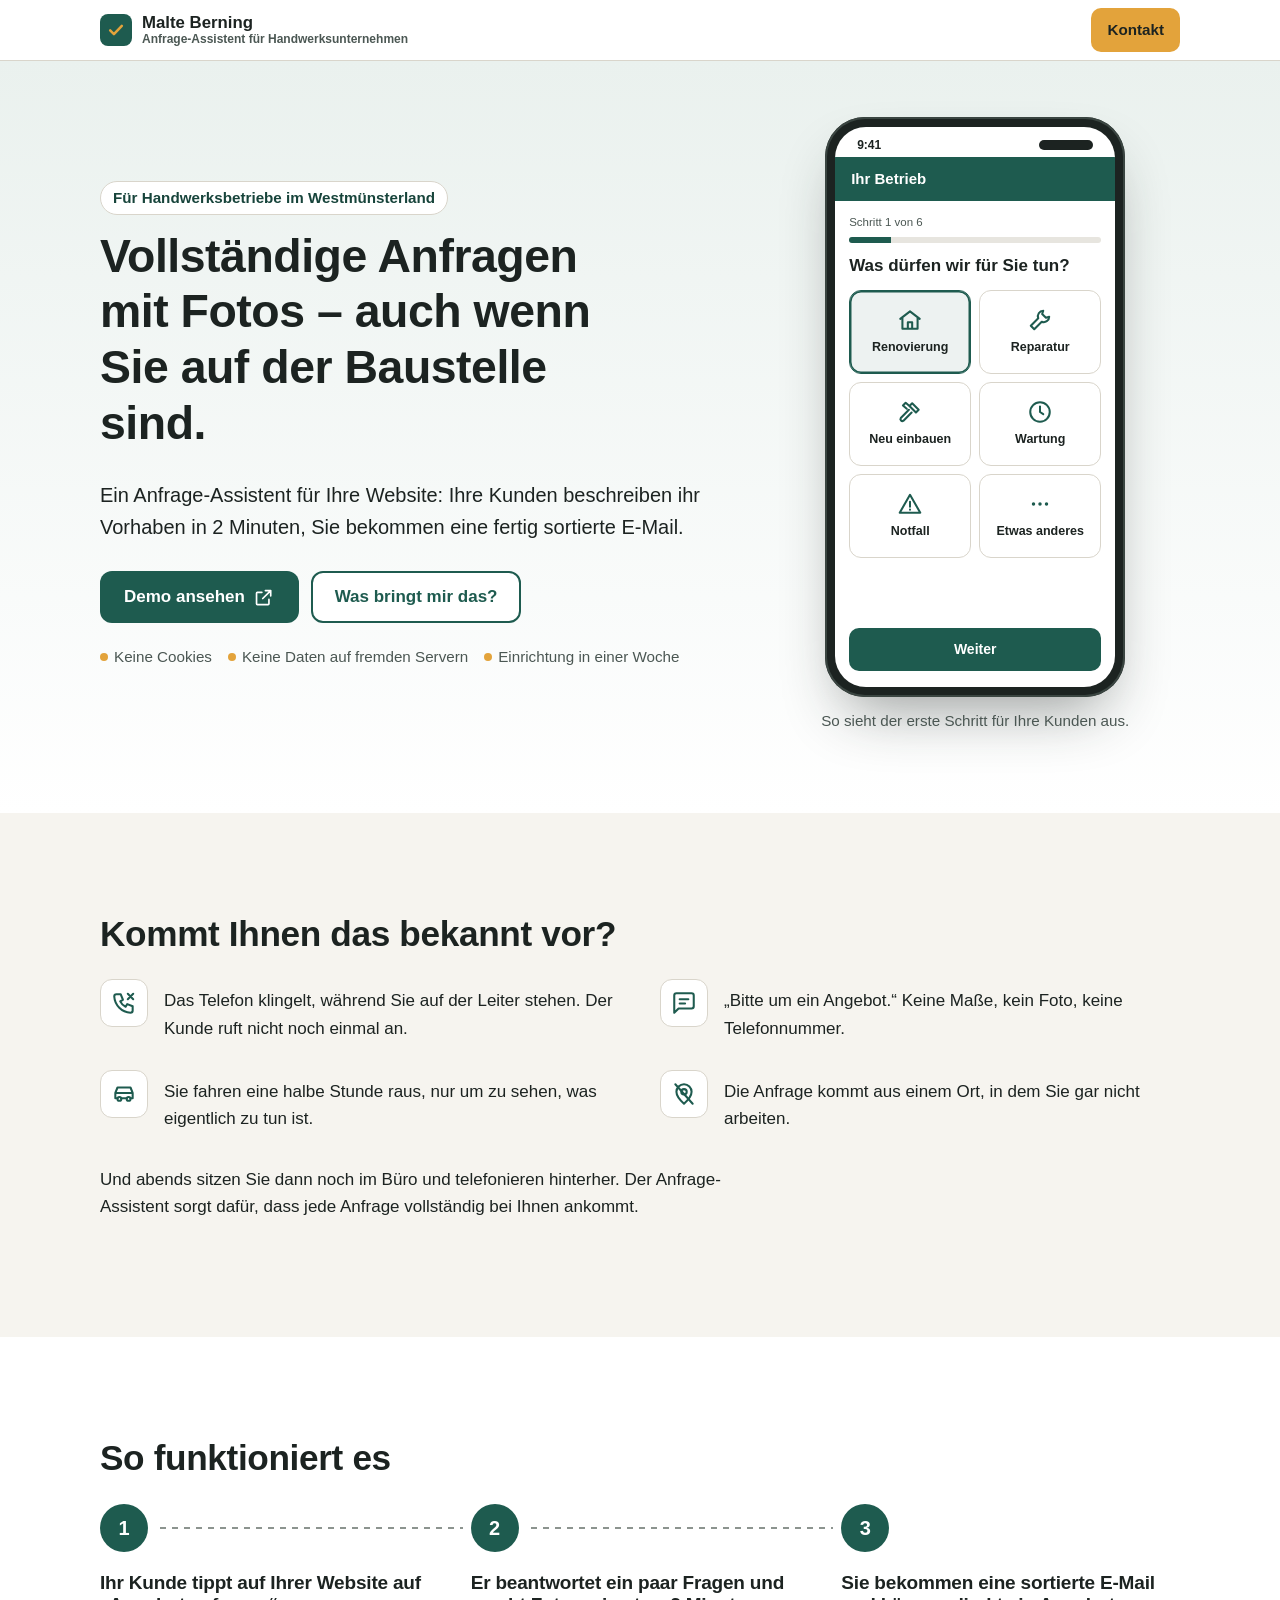
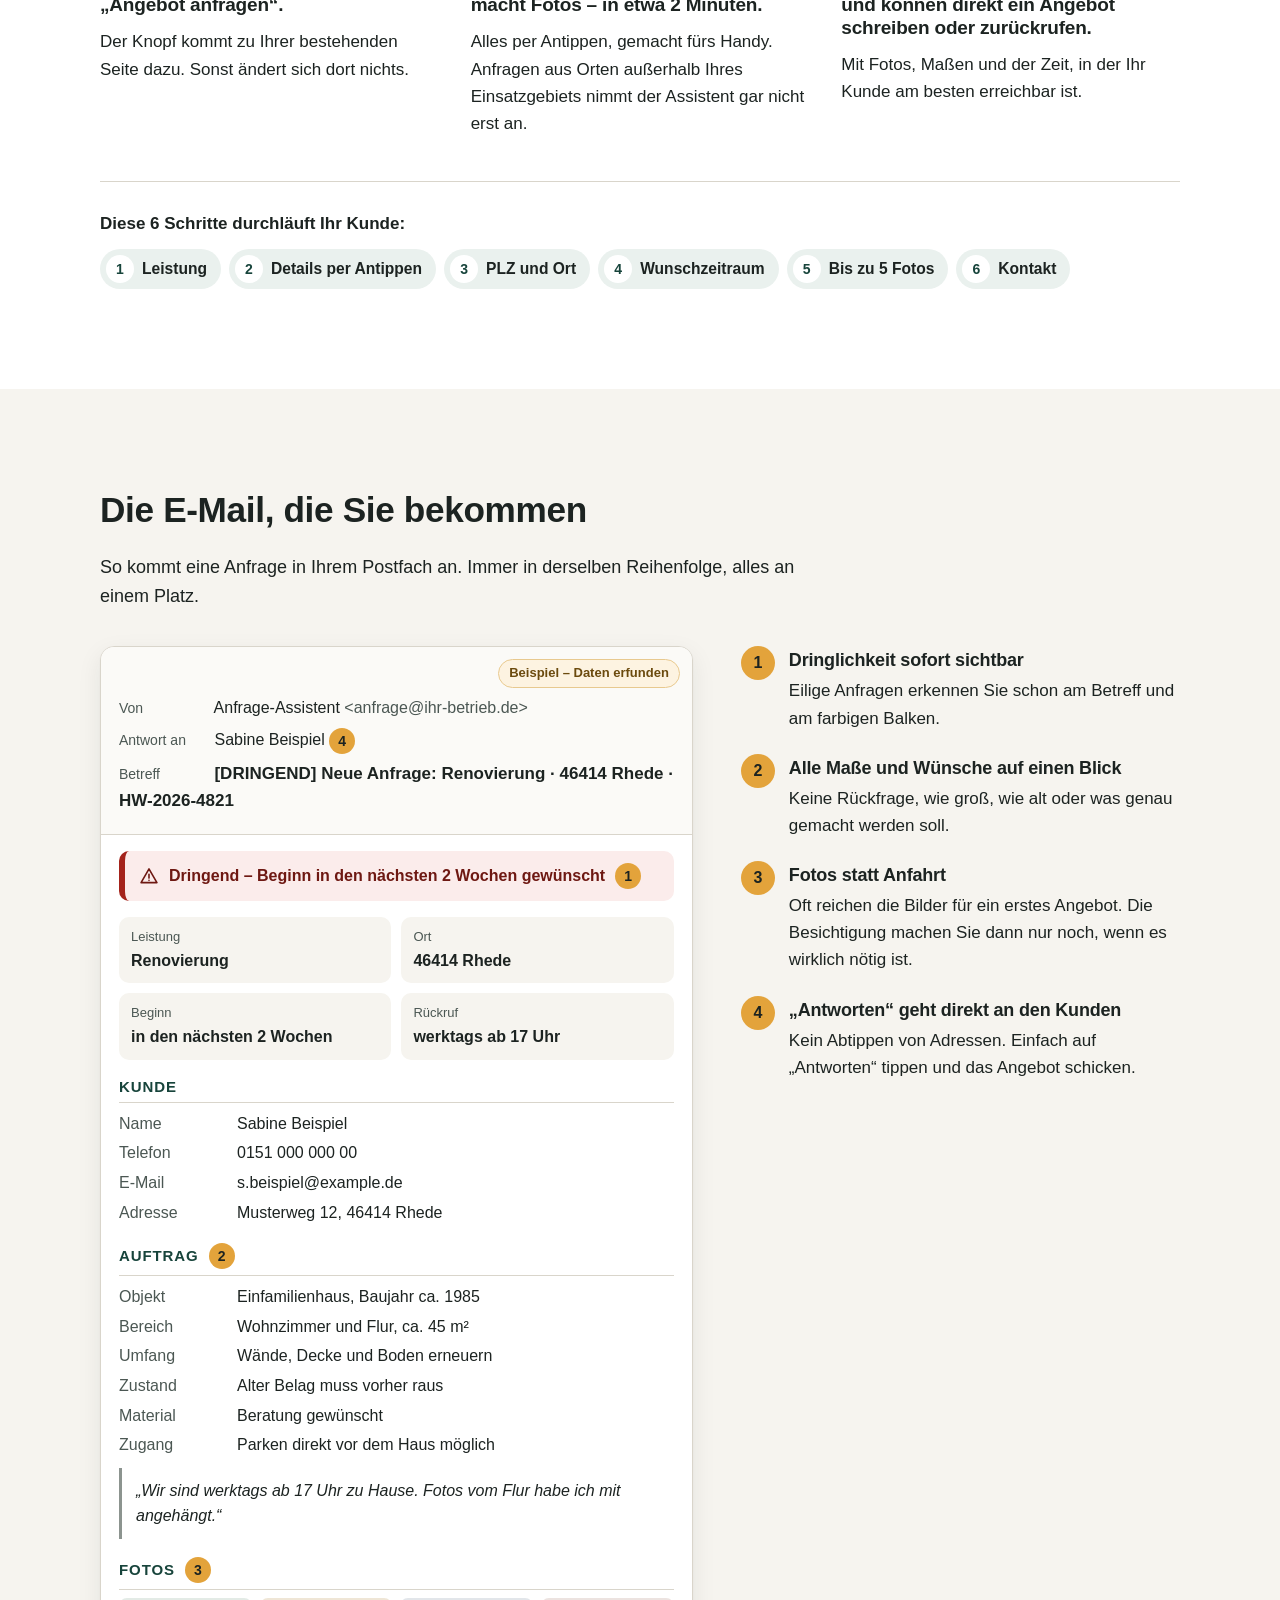
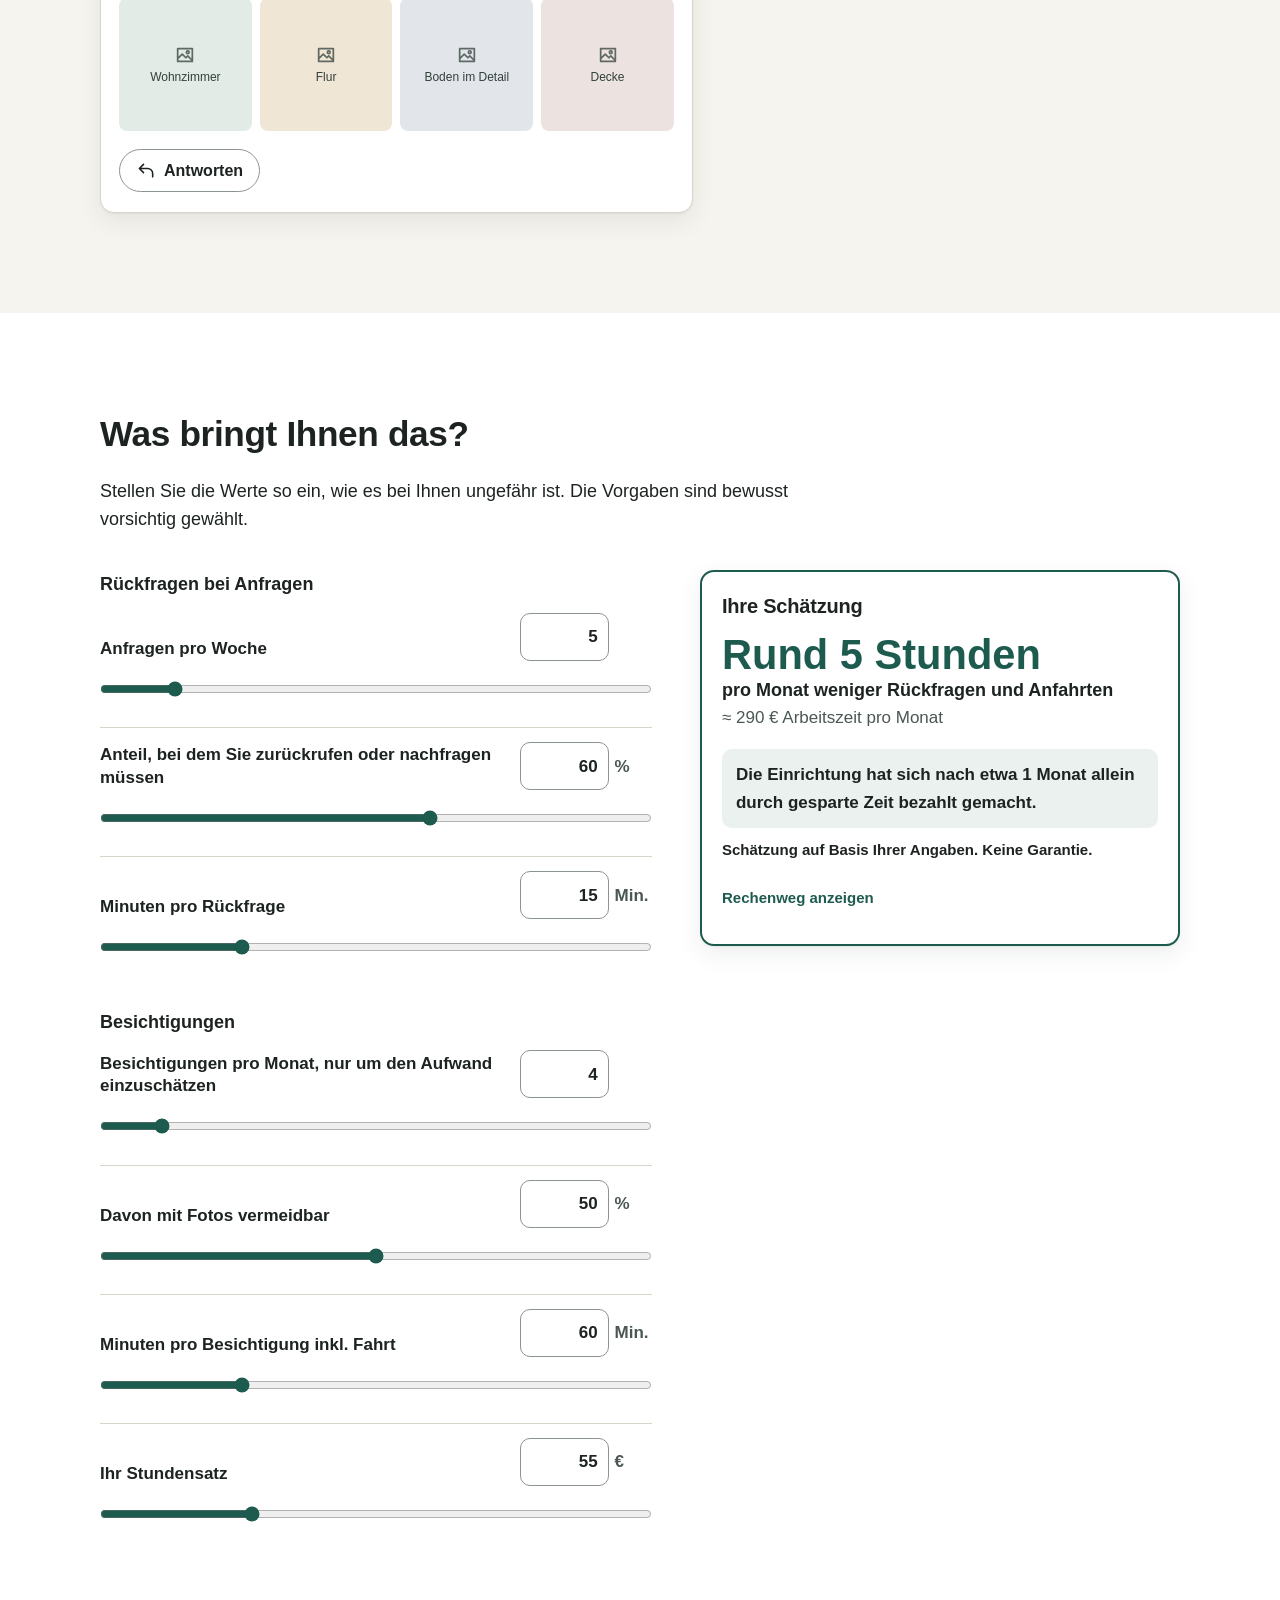
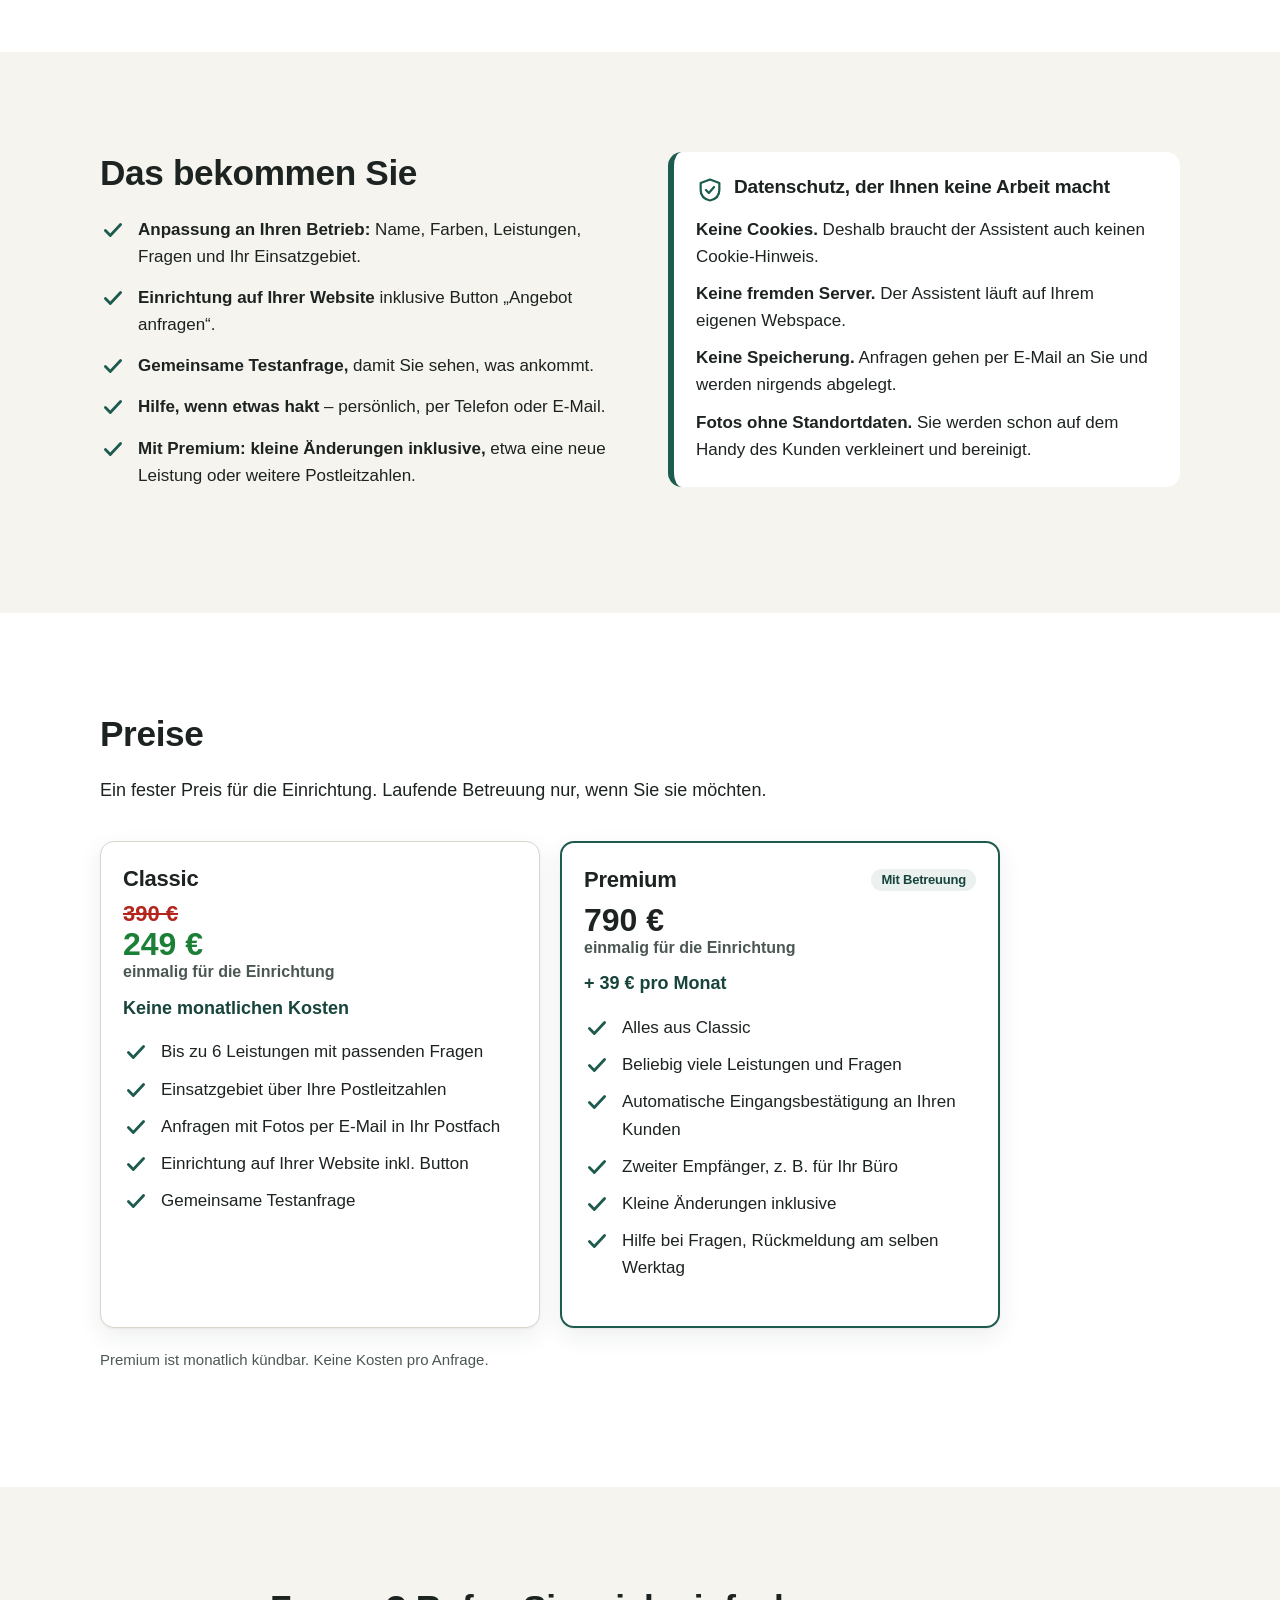
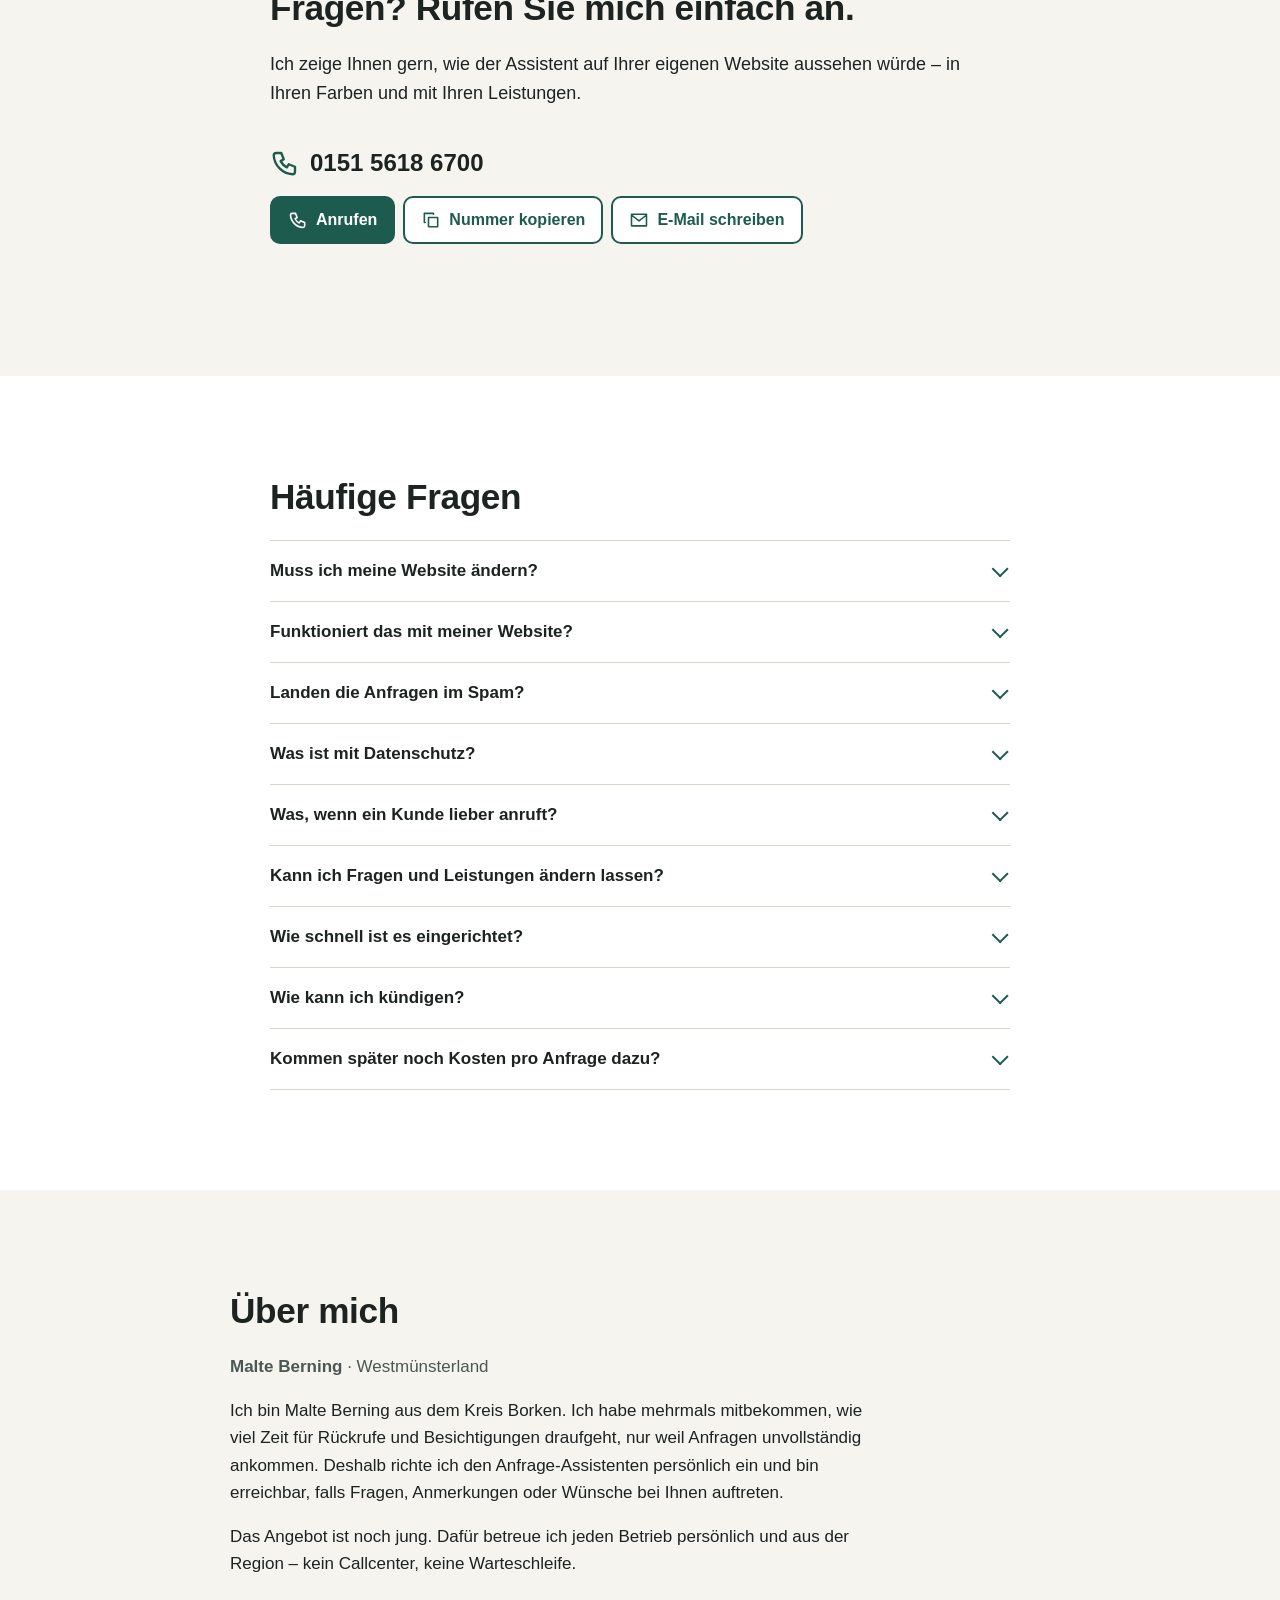
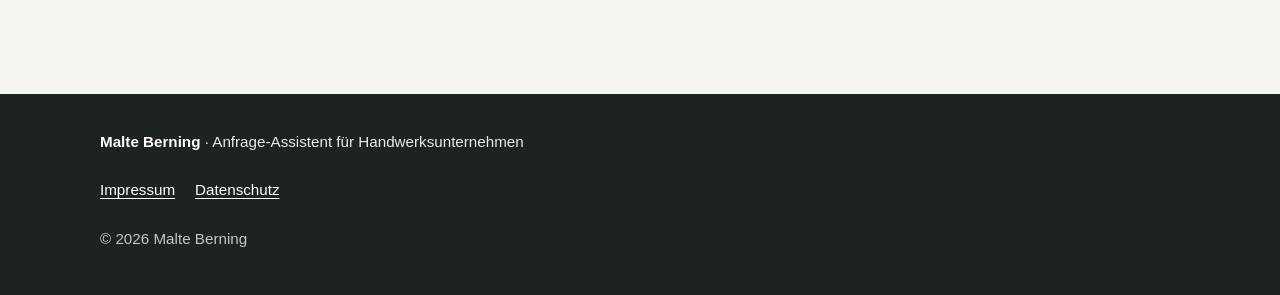
<file: index.html>
<!doctype html>
<html lang="de">
<head>
  <meta charset="utf-8">
  <meta name="viewport" content="width=device-width, initial-scale=1">
  <meta name="robots" content="noindex, nofollow">
  <title>Malte Berning – Anfrage-Assistent für Handwerksunternehmen</title>
  <meta name="description" content="Vollständige Anfragen mit Fotos – auch wenn Sie auf der Baustelle sind. Ein Anfrage-Assistent für die Website von Handwerksbetrieben. Ohne Cookies, ohne fremde Server.">
  <meta name="theme-color" content="#1E5B4F">
  <meta name="referrer" content="strict-origin-when-cross-origin">
  <link rel="icon" href="data:image/svg+xml,%3Csvg xmlns='http://www.w3.org/2000/svg' viewBox='0 0 32 32'%3E%3Crect width='32' height='32' rx='7' fill='%231E5B4F'/%3E%3Cpath d='M9 17l4.5 4.5L23 11' fill='none' stroke='%23E3A33B' stroke-width='3.5' stroke-linecap='round' stroke-linejoin='round'/%3E%3C/svg%3E">
  <link rel="stylesheet" href="style.css?v=10">
  <script src="config.js?v=10" defer></script>
  <script src="app.js?v=10" defer></script>
</head>
<body>

<!-- Icon-Sammlung (Inline-SVG, keine fremden Server) -->
<svg class="sprite" aria-hidden="true" focusable="false">
  <symbol id="i-phone" viewBox="0 0 24 24"><path d="M5 4h4l2 5-2.5 1.5a11 11 0 0 0 5 5L15 13l5 2v4a2 2 0 0 1-2 2A16 16 0 0 1 3 6a2 2 0 0 1 2-2"/></symbol>
  <symbol id="i-phone-missed" viewBox="0 0 24 24"><path d="M5 4h4l2 5-2.5 1.5a11 11 0 0 0 5 5L15 13l5 2v4a2 2 0 0 1-2 2A16 16 0 0 1 3 6a2 2 0 0 1 2-2"/><path d="M15.5 3.5l5 5M20.5 3.5l-5 5"/></symbol>
  <symbol id="i-message" viewBox="0 0 24 24"><path d="M21 15a2 2 0 0 1-2 2H7l-4 4V5a2 2 0 0 1 2-2h14a2 2 0 0 1 2 2z"/><path d="M8 8.5h8M8 12.5h5"/></symbol>
  <symbol id="i-car" viewBox="0 0 24 24"><path d="M4 16v-5l2-5h12l2 5v5h-2M4 11h16M6 16h-2M9.5 16h5"/><circle cx="7.75" cy="16.5" r="1.75"/><circle cx="16.25" cy="16.5" r="1.75"/></symbol>
  <symbol id="i-map-off" viewBox="0 0 24 24"><path d="M12 21s-7-6.2-7-11a7 7 0 0 1 14 0c0 4.8-7 11-7 11z"/><circle cx="12" cy="10" r="2.5"/><path d="M4 3l16 18"/></symbol>
  <symbol id="i-pin" viewBox="0 0 24 24"><path d="M12 21s-7-6.2-7-11a7 7 0 0 1 14 0c0 4.8-7 11-7 11z"/><circle cx="12" cy="10" r="2.5"/></symbol>
  <symbol id="i-check" viewBox="0 0 24 24"><path d="M5 12.5l4.5 4.5L19 7"/></symbol>
  <symbol id="i-external" viewBox="0 0 24 24"><path d="M14 4h6v6M20 4l-9 9M18 14v5a1 1 0 0 1-1 1H5a1 1 0 0 1-1-1V7a1 1 0 0 1 1-1h5"/></symbol>
  <symbol id="i-arrow" viewBox="0 0 24 24"><path d="M5 12h14M13 6l6 6-6 6"/></symbol>
  <symbol id="i-roller" viewBox="0 0 24 24"><path d="M4 4h13v5H4zM17 6.5h3v5h-8v3M11 14.5h2v6h-2z"/></symbol>
  <symbol id="i-house" viewBox="0 0 24 24"><path d="M3 11l9-7 9 7M5 9.5V20h14V9.5M10 20v-6h4v6"/></symbol>
  <symbol id="i-wallpaper" viewBox="0 0 24 24"><path d="M5 3h14v18H5zM10 3v18M5 9h5M10 14h9"/></symbol>
  <symbol id="i-brush" viewBox="0 0 24 24"><path d="M14 4l6 6-7 7-6-6zM7 11l-3 3c-1 1-1 2.5 0 3.5L6.5 20c1 1 2.5 1 3.5 0l3-3"/></symbol>
  <symbol id="i-floor" viewBox="0 0 24 24"><path d="M3 6h18v12H3zM3 12h18M9 6v6M15 12v6"/></symbol>
  <symbol id="i-more" viewBox="0 0 24 24"><path d="M6 12h.01M12 12h.01M18 12h.01" stroke-width="3.2"/></symbol>
  <symbol id="i-bath" viewBox="0 0 24 24"><path d="M3 12h18v3a4 4 0 0 1-4 4H7a4 4 0 0 1-4-4zM6 12V5.5a2 2 0 0 1 4 0M7 19l-1 2M17 19l1 2"/></symbol>
  <symbol id="i-tiles" viewBox="0 0 24 24"><path d="M4 4h7v7H4zM13 4h7v7h-7zM4 13h7v7H4zM13 13h7v7h-7z"/></symbol>
  <symbol id="i-sun" viewBox="0 0 24 24"><circle cx="12" cy="12" r="4"/><path d="M12 2.5v2M12 19.5v2M2.5 12h2M19.5 12h2M5.3 5.3l1.4 1.4M17.3 17.3l1.4 1.4M5.3 18.7l1.4-1.4M17.3 6.7l1.4-1.4"/></symbol>
  <symbol id="i-wrench" viewBox="0 0 24 24"><path d="M15 3.5a5 5 0 0 0-4.6 6.9L3.5 17.3l3.2 3.2 6.9-6.9A5 5 0 0 0 20.5 9l-3 1-3.5-3.5 1-3z"/></symbol>
  <symbol id="i-camera" viewBox="0 0 24 24"><path d="M4 8h3l2-3h6l2 3h3v11H4z"/><circle cx="12" cy="13" r="3.5"/></symbol>
  <symbol id="i-image" viewBox="0 0 24 24"><path d="M4 5h16v14H4zM4 16l5-5 4 4 2-2 5 5"/><circle cx="15" cy="9" r="1.5"/></symbol>
  <symbol id="i-mail" viewBox="0 0 24 24"><path d="M3 5h18v14H3zM3 6l9 7 9-7"/></symbol>
  <symbol id="i-clock" viewBox="0 0 24 24"><circle cx="12" cy="12" r="9"/><path d="M12 7v5l3 2"/></symbol>
  <symbol id="i-shield" viewBox="0 0 24 24"><path d="M12 3l8 3v6c0 5-3.5 8-8 9-4.5-1-8-4-8-9V6z"/><path d="M8.5 12l2.5 2.5 4.5-5"/></symbol>
  <symbol id="i-copy" viewBox="0 0 24 24"><path d="M9 9h11v11H9zM5 15H4V4h11v1"/></symbol>
  <symbol id="i-chat" viewBox="0 0 24 24"><path d="M20 12a8 8 0 0 1-11.7 7.1L4 20l1-4.1A8 8 0 1 1 20 12z"/></symbol>
  <symbol id="i-reply" viewBox="0 0 24 24"><path d="M9 14L4 9l5-5M4 9h10a6 6 0 0 1 6 6v4"/></symbol>
  <symbol id="i-video" viewBox="0 0 24 24"><path d="M3 7h12v10H3zM15 10.5l6-3.5v10l-6-3.5"/></symbol>
  <symbol id="i-ruler" viewBox="0 0 24 24"><path d="M3 17L17 3l4 4L7 21zM7 13l2 2M10 10l2 2M13 7l2 2"/></symbol>
  <symbol id="i-alert" viewBox="0 0 24 24"><path d="M12 3.5l9.5 16.5h-19zM12 10v4.5M12 17.2h.01"/></symbol>
  <symbol id="i-calendar" viewBox="0 0 24 24"><path d="M4 6h16v14H4zM4 10h16M8 3v4M16 3v4"/></symbol>
  <symbol id="i-cookie-off" viewBox="0 0 24 24"><circle cx="12" cy="12" r="9"/><path d="M5.6 5.6l12.8 12.8"/></symbol>
  <symbol id="i-bolt" viewBox="0 0 24 24"><path d="M13 2.5L5 13.5h6l-1 8 8-11h-6z"/></symbol>
  <symbol id="i-drop" viewBox="0 0 24 24"><path d="M12 3s6.5 7 6.5 11.5a6.5 6.5 0 0 1-13 0C5.5 10 12 3 12 3z"/></symbol>
  <symbol id="i-hammer" viewBox="0 0 24 24"><path d="M14 4l6 6-2.5 2.5-6-6zM11.5 6.5L8 3.5 5.5 6l3.5 3M11 10L3.5 17.5a1.8 1.8 0 0 0 2.5 2.5L13.5 12.5"/></symbol>
  <symbol id="i-roof" viewBox="0 0 24 24"><path d="M2.5 12L12 4l9.5 8M5 10v10h14V10M16 7V4h2.5v5"/></symbol>
  <symbol id="i-window" viewBox="0 0 24 24"><path d="M5 3h14v18H5zM12 3v18M5 12h14"/></symbol>
  <symbol id="i-door" viewBox="0 0 24 24"><path d="M6 21V3h12v18M3.5 21h17M14.5 12h.01"/></symbol>
  <symbol id="i-flame" viewBox="0 0 24 24"><path d="M12 21a6 6 0 0 0 6-6c0-4-3-6-4-9-1.5 2-2.5 3-3 5-1-1-1.5-2-1.5-3C7 10 6 12.5 6 15a6 6 0 0 0 6 6z"/></symbol>
</svg>

<a class="skip-link" href="#inhalt">Zum Inhalt springen</a>

<!-- 1. Kopfzeile -->
<header class="site-header">
  <div class="wrap header-inner">
    <a class="logo" href="#top"><span class="logo-mark" aria-hidden="true"><svg class="icon"><use href="#i-check"/></svg></span><span class="logo-text"><span class="logo-name" data-brand>Malte Berning</span><span class="logo-tagline" data-tagline>Anfrage-Assistent für Handwerksunternehmen</span></span></a>
    <a class="btn btn-accent btn-small" href="#kontakt">Kontakt</a>
  </div>
</header>

<main id="inhalt">

  <!-- 2. Hero -->
  <section class="hero" id="top" aria-labelledby="hero-title">
    <div class="wrap hero-grid">
      <div class="hero-text">
        <p class="eyebrow" id="hero-for">Für Handwerksbetriebe im Westmünsterland</p>
        <p class="greeting" id="hero-greeting" hidden></p>
        <h1 id="hero-title">Vollständige Anfragen mit Fotos – auch wenn Sie auf der Baustelle sind.</h1>
        <p class="lead">Ein Anfrage-Assistent für Ihre Website: Ihre Kunden beschreiben ihr Vorhaben in 2&nbsp;Minuten, Sie bekommen eine fertig sortierte E-Mail.</p>
        <div class="btn-row">
          <a class="btn btn-primary" id="demo-link" href="https://berningmalte10-cloud.github.io/Anfrage-demo/?neu=1" target="_blank" rel="noopener">
            Demo ansehen <svg class="icon" aria-hidden="true"><use href="#i-external"/></svg><span class="visually-hidden">(öffnet in neuem Tab)</span>
          </a>
          <a class="btn btn-secondary" href="#rechner">Was bringt mir das?</a>
        </div>
        <ul class="trust" aria-label="Das Wichtigste in Kürze">
          <li>Keine Cookies</li>
          <li>Keine Daten auf fremden Servern</li>
          <li>Einrichtung in einer Woche</li>
        </ul>
      </div>

      <figure class="hero-visual">
        <div class="phone" id="demo-phone" role="img" aria-label="Vorschau: Im ersten Schritt wählt Ihr Kunde auf dem Handy die gewünschte Leistung aus.">
          <div class="phone-screen" aria-hidden="true">
            <div class="ph-status"><span>9:41</span><span class="ph-dots"></span></div>
            <div class="ph-top"><span class="ph-firm" id="phone-firm">Ihr Betrieb</span></div>
            <div class="ph-body">
              <div class="ph-progress"><span>Schritt 1 von 6</span><span class="ph-bar"><span></span></span></div>
              <p class="ph-q">Was dürfen wir für Sie tun?</p>
              <div class="ph-tiles" id="phone-tiles">
                <span class="ph-tile is-selected"><svg class="icon"><use href="#i-house"/></svg>Renovierung</span>
                <span class="ph-tile"><svg class="icon"><use href="#i-wrench"/></svg>Reparatur</span>
                <span class="ph-tile"><svg class="icon"><use href="#i-hammer"/></svg>Neu einbauen</span>
                <span class="ph-tile"><svg class="icon"><use href="#i-clock"/></svg>Wartung</span>
                <span class="ph-tile"><svg class="icon"><use href="#i-alert"/></svg>Notfall</span>
                <span class="ph-tile"><svg class="icon"><use href="#i-more"/></svg>Etwas anderes</span>
              </div>
              <span class="ph-next">Weiter</span>
            </div>
          </div>
        </div>
        <figcaption id="phone-caption">So sieht der erste Schritt für Ihre Kunden aus.</figcaption>
      </figure>
    </div>
  </section>

  <!-- 3. Das Problem -->
  <section class="section section-soft" id="problem" aria-labelledby="problem-title">
    <div class="wrap">
      <h2 id="problem-title">Kommt Ihnen das bekannt vor?</h2>
      <ul class="problems">
        <li>
          <span class="problem-icon" aria-hidden="true"><svg class="icon"><use href="#i-phone-missed"/></svg></span>
          <p>Das Telefon klingelt, während Sie auf der Leiter stehen. Der Kunde ruft nicht noch einmal an.</p>
        </li>
        <li>
          <span class="problem-icon" aria-hidden="true"><svg class="icon"><use href="#i-message"/></svg></span>
          <p id="problem-vague">„Bitte um ein Angebot.“ Keine Maße, kein Foto, keine Telefonnummer.</p>
        </li>
        <li>
          <span class="problem-icon" aria-hidden="true"><svg class="icon"><use href="#i-car"/></svg></span>
          <p>Sie fahren eine halbe Stunde raus, nur um zu sehen, was eigentlich zu tun ist.</p>
        </li>
        <li>
          <span class="problem-icon" aria-hidden="true"><svg class="icon"><use href="#i-map-off"/></svg></span>
          <p>Die Anfrage kommt aus einem Ort, in dem Sie gar nicht arbeiten.</p>
        </li>
      </ul>
      <p class="section-note">Und abends sitzen Sie dann noch im Büro und telefonieren hinterher. Der Anfrage-Assistent sorgt dafür, dass jede Anfrage vollständig bei Ihnen ankommt.</p>
    </div>
  </section>

  <!-- 4. So funktioniert es -->
  <section class="section" id="ablauf" aria-labelledby="ablauf-title">
    <div class="wrap">
      <h2 id="ablauf-title">So funktioniert es</h2>
      <ol class="steps">
        <li>
          <span class="step-num" aria-hidden="true">1</span>
          <h3>Ihr Kunde tippt auf Ihrer Website auf „Angebot anfragen“.</h3>
          <p>Der Knopf kommt zu Ihrer bestehenden Seite dazu. Sonst ändert sich dort nichts.</p>
        </li>
        <li>
          <span class="step-num" aria-hidden="true">2</span>
          <h3>Er beantwortet ein paar Fragen und macht Fotos – in etwa 2&nbsp;Minuten.</h3>
          <p>Alles per Antippen, gemacht fürs Handy. Anfragen aus Orten außerhalb Ihres Einsatzgebiets nimmt der Assistent gar nicht erst an.</p>
        </li>
        <li>
          <span class="step-num" aria-hidden="true">3</span>
          <h3>Sie bekommen eine sortierte E-Mail und können direkt ein Angebot schreiben oder zurückrufen.</h3>
          <p>Mit Fotos, Maßen und der Zeit, in der Ihr Kunde am besten erreichbar ist.</p>
        </li>
      </ol>
      <div class="flow">
        <p class="flow-title" id="flow-title">Diese 6 Schritte durchläuft Ihr Kunde:</p>
        <ol class="flow-list" aria-labelledby="flow-title">
          <li>Leistung</li>
          <li>Details per Antippen</li>
          <li>PLZ und Ort</li>
          <li>Wunschzeitraum</li>
          <li>Bis zu 5 Fotos</li>
          <li>Kontakt</li>
        </ol>
      </div>
    </div>
  </section>

  <!-- 5. Die E-Mail -->
  <section class="section section-soft" id="email" aria-labelledby="email-title">
    <div class="wrap">
      <h2 id="email-title">Die E-Mail, die Sie bekommen</h2>
      <p class="section-lead">So kommt eine Anfrage in Ihrem Postfach an. Immer in derselben Reihenfolge, alles an einem Platz.</p>

      <div class="mail-grid">
        <article class="mail" aria-label="Beispiel einer Anfrage-E-Mail">
          <p class="example-badge">Beispiel – Daten erfunden</p>
          <div class="mail-head">
            <p><span class="mh-label">Von</span> Anfrage-Assistent <span class="muted">&lt;anfrage@ihr-betrieb.de&gt;</span></p>
            <p><span class="mh-label">Antwort an</span> <span id="mail-replyto">Sabine Beispiel</span> <span class="marker" aria-label="Markierung 4">4</span></p>
            <p class="mail-subject"><span class="mh-label">Betreff</span> <strong id="mail-subject">[DRINGEND] Neue Anfrage: Renovierung · 46414 Rhede · HW-2026-4821</strong></p>
          </div>
          <div class="mail-body">
            <p class="urgency" id="mail-urgency"><svg class="icon" aria-hidden="true"><use href="#i-alert"/></svg> <span id="mail-urgency-text">Dringend – Beginn in den nächsten 2 Wochen gewünscht</span> <span class="marker" aria-label="Markierung 1">1</span></p>

            <dl class="facts">
              <div><dt>Leistung</dt><dd id="mail-leistung">Renovierung</dd></div>
              <div><dt>Ort</dt><dd id="mail-ort">46414 Rhede</dd></div>
              <div><dt>Beginn</dt><dd id="mail-beginn">in den nächsten 2 Wochen</dd></div>
              <div><dt>Rückruf</dt><dd id="mail-rueckruf">werktags ab 17 Uhr</dd></div>
            </dl>

            <h3 class="mail-h">Kunde</h3>
            <dl class="rows" id="mail-kunde"></dl>

            <h3 class="mail-h">Auftrag <span class="marker" aria-label="Markierung 2">2</span></h3>
            <dl class="rows" id="mail-auftrag"></dl>
            <p class="mail-msg" id="mail-nachricht"></p>

            <h3 class="mail-h">Fotos <span class="marker" aria-label="Markierung 3">3</span></h3>
            <ul class="photos" id="mail-fotos"></ul>

            <p class="mail-reply"><svg class="icon" aria-hidden="true"><use href="#i-reply"/></svg> Antworten</p>
          </div>
        </article>

        <ol class="mail-notes">
          <li><span class="marker" aria-hidden="true">1</span><div><h3>Dringlichkeit sofort sichtbar</h3><p>Eilige Anfragen erkennen Sie schon am Betreff und am farbigen Balken.</p></div></li>
          <li><span class="marker" aria-hidden="true">2</span><div><h3>Alle Maße und Wünsche auf einen Blick</h3><p>Keine Rückfrage, wie groß, wie alt oder was genau gemacht werden soll.</p></div></li>
          <li><span class="marker" aria-hidden="true">3</span><div><h3>Fotos statt Anfahrt</h3><p>Oft reichen die Bilder für ein erstes Angebot. Die Besichtigung machen Sie dann nur noch, wenn es wirklich nötig ist.</p></div></li>
          <li><span class="marker" aria-hidden="true">4</span><div><h3>„Antworten“ geht direkt an den Kunden</h3><p>Kein Abtippen von Adressen. Einfach auf „Antworten“ tippen und das Angebot schicken.</p></div></li>
        </ol>
      </div>
    </div>
  </section>

  <!-- 6. Rechner -->
  <section class="section" id="rechner" aria-labelledby="rechner-title">
    <div class="wrap">
      <h2 id="rechner-title">Was bringt Ihnen das?</h2>
      <p class="section-lead">Stellen Sie die Werte so ein, wie es bei Ihnen ungefähr ist. Die Vorgaben sind bewusst vorsichtig gewählt.</p>

      <form class="calc" id="calc" novalidate>
        <div class="calc-inputs" id="calc-inputs">
          <!-- Eingabefelder werden aus app.js erzeugt (Standardwerte in config.js) -->
          <noscript><p>Der Rechner braucht JavaScript. Die übrige Seite funktioniert auch ohne.</p></noscript>
          <div class="calc-mini" id="calc-mini" aria-hidden="true"></div>
        </div>

        <div class="calc-result" id="calc-result">
          <h3 id="calc-result-title">Ihre Schätzung</h3>
          <div aria-live="polite" aria-atomic="true" id="calc-live">
            <p class="res-big"><span class="res-num" id="res-hours">–</span> <span id="res-hours-text">pro Monat weniger Rückfragen und Anfahrten</span></p>
            <p class="res-sub" id="res-hours-value"></p>
            <p class="res-payback" id="res-payback"></p>
          </div>
          <p class="res-disclaimer">Schätzung auf Basis Ihrer Angaben. Keine Garantie.</p>
          <details class="res-details">
            <summary>Rechenweg anzeigen</summary>
            <ol id="res-steps"></ol>
          </details>
        </div>
      </form>
    </div>
  </section>

  <!-- 7. Das bekommen Sie -->
  <section class="section section-soft" id="leistungen" aria-labelledby="leistungen-title">
    <div class="wrap two-col">
      <div>
        <h2 id="leistungen-title">Das bekommen Sie</h2>
        <ul class="checklist">
          <li><svg class="icon" aria-hidden="true"><use href="#i-check"/></svg><span><strong>Anpassung an Ihren Betrieb:</strong> Name, Farben, Leistungen, Fragen und Ihr Einsatzgebiet.</span></li>
          <li><svg class="icon" aria-hidden="true"><use href="#i-check"/></svg><span><strong>Einrichtung auf Ihrer Website</strong> inklusive Button „Angebot anfragen“.</span></li>
          <li><svg class="icon" aria-hidden="true"><use href="#i-check"/></svg><span><strong>Gemeinsame Testanfrage,</strong> damit Sie sehen, was ankommt.</span></li>
          <li><svg class="icon" aria-hidden="true"><use href="#i-check"/></svg><span><strong>Hilfe, wenn etwas hakt</strong> – persönlich, per Telefon oder E-Mail.</span></li>
          <li><svg class="icon" aria-hidden="true"><use href="#i-check"/></svg><span><strong>Mit Premium: kleine Änderungen inklusive,</strong> etwa eine neue Leistung oder weitere Postleitzahlen.</span></li>
        </ul>
      </div>
      <div class="privacy-box">
        <h3><svg class="icon" aria-hidden="true"><use href="#i-shield"/></svg> Datenschutz, der Ihnen keine Arbeit macht</h3>
        <ul>
          <li><strong>Keine Cookies.</strong> Deshalb braucht der Assistent auch keinen Cookie-Hinweis.</li>
          <li><strong>Keine fremden Server.</strong> Der Assistent läuft auf Ihrem eigenen Webspace.</li>
          <li><strong>Keine Speicherung.</strong> Anfragen gehen per E-Mail an Sie und werden nirgends abgelegt.</li>
          <li><strong>Fotos ohne Standortdaten.</strong> Sie werden schon auf dem Handy des Kunden verkleinert und bereinigt.</li>
        </ul>
      </div>
    </div>
  </section>

  <!-- Referenzen (nur sichtbar, wenn in config.js eingetragen) -->
  <section class="section" id="referenzen" aria-labelledby="referenzen-title" hidden>
    <div class="wrap">
      <h2 id="referenzen-title">Was Betriebe sagen</h2>
      <div class="refs" id="refs"></div>
    </div>
  </section>

  <!-- 8. Preise -->
  <section class="section" id="preise" aria-labelledby="preise-title">
    <div class="wrap">
      <h2 id="preise-title">Preise</h2>
      <p class="section-lead">Ein fester Preis für die Einrichtung. Laufende Betreuung nur, wenn Sie sie möchten.</p>
      <div class="pilot" id="pilot" hidden>
        <svg class="icon" aria-hidden="true"><use href="#i-calendar"/></svg>
        <p id="pilot-text"></p>
      </div>
      <div class="prices" id="prices"></div>
      <p class="price-notes" id="price-notes"></p>
    </div>
  </section>

  <!-- 9. Kontakt -->
  <section class="section section-soft" id="kontakt" aria-labelledby="kontakt-title">
    <div class="wrap narrow">
      <h2 id="kontakt-title">Fragen? Rufen Sie mich einfach an.</h2>
      <p class="section-lead">Ich zeige Ihnen gern, wie der Assistent auf Ihrer eigenen Website aussehen würde – in Ihren Farben und mit Ihren Leistungen.</p>
      <div class="direct">
        <p class="direct-phone"><svg class="icon" aria-hidden="true"><use href="#i-phone"/></svg> <span class="phone-number" data-phone>0151 5618 6700</span></p>
        <div class="btn-row btn-row-tight">
          <a class="btn btn-primary btn-small" data-tel href="#kontakt"><svg class="icon" aria-hidden="true"><use href="#i-phone"/></svg> Anrufen</a>
          <button type="button" class="btn btn-secondary btn-small" data-copy-phone><svg class="icon" aria-hidden="true"><use href="#i-copy"/></svg> Nummer kopieren</button>
          <a class="btn btn-secondary btn-small" data-whatsapp href="#kontakt" target="_blank" rel="noopener" hidden><svg class="icon" aria-hidden="true"><use href="#i-chat"/></svg> Per WhatsApp schreiben<span class="visually-hidden"> (öffnet WhatsApp)</span></a>
          <a class="btn btn-secondary btn-small" data-mailto href="#kontakt"><svg class="icon" aria-hidden="true"><use href="#i-mail"/></svg> E-Mail schreiben</a>
        </div>
        <p class="copy-status" id="copy-status" role="status"></p>
      </div>
    </div>
  </section>

  <!-- 10. FAQ -->
  <section class="section" id="fragen" aria-labelledby="fragen-title">
    <div class="wrap narrow">
      <h2 id="fragen-title">Häufige Fragen</h2>
      <div class="faq" id="faq"></div>
    </div>
  </section>

  <!-- 11. Über mich -->
  <section class="section section-soft" id="ueber-mich" aria-labelledby="ueber-title">
    <div class="wrap about">
      <div class="about-photo-slot" id="about-photo-slot" hidden></div>
      <div>
        <h2 id="ueber-title">Über mich</h2>
        <p class="about-name"><strong id="about-name">Malte Berning</strong> · <span id="about-region">Westmünsterland</span></p>
        <p id="about-text">Ich bin Malte Berning aus dem Kreis Borken. Ich habe mehrmals mitbekommen, wie viel Zeit für Rückrufe und Besichtigungen draufgeht, nur weil Anfragen unvollständig ankommen. Deshalb richte ich den Anfrage-Assistenten persönlich ein und bin erreichbar, falls Fragen, Anmerkungen oder Wünsche bei Ihnen auftreten.</p>
        <p>Das Angebot ist noch jung. Dafür betreue ich jeden Betrieb persönlich und aus der Region – kein Callcenter, keine Warteschleife.</p>
      </div>
    </div>
  </section>

</main>

<!-- 12. Fußzeile -->
<footer class="site-footer">
  <div class="wrap footer-inner">
    <p><strong data-brand>Malte Berning</strong> · <span data-tagline>Anfrage-Assistent für Handwerksunternehmen</span></p>
    <nav aria-label="Rechtliches">
      <ul>
        <li><a href="impressum.html">Impressum</a></li>
        <li><a href="datenschutz.html">Datenschutz</a></li>
      </ul>
    </nav>
    <p class="muted">© <span id="year">2026</span> <span data-owner>Malte Berning</span></p>
  </div>
</footer>

</body>
</html>
</file>
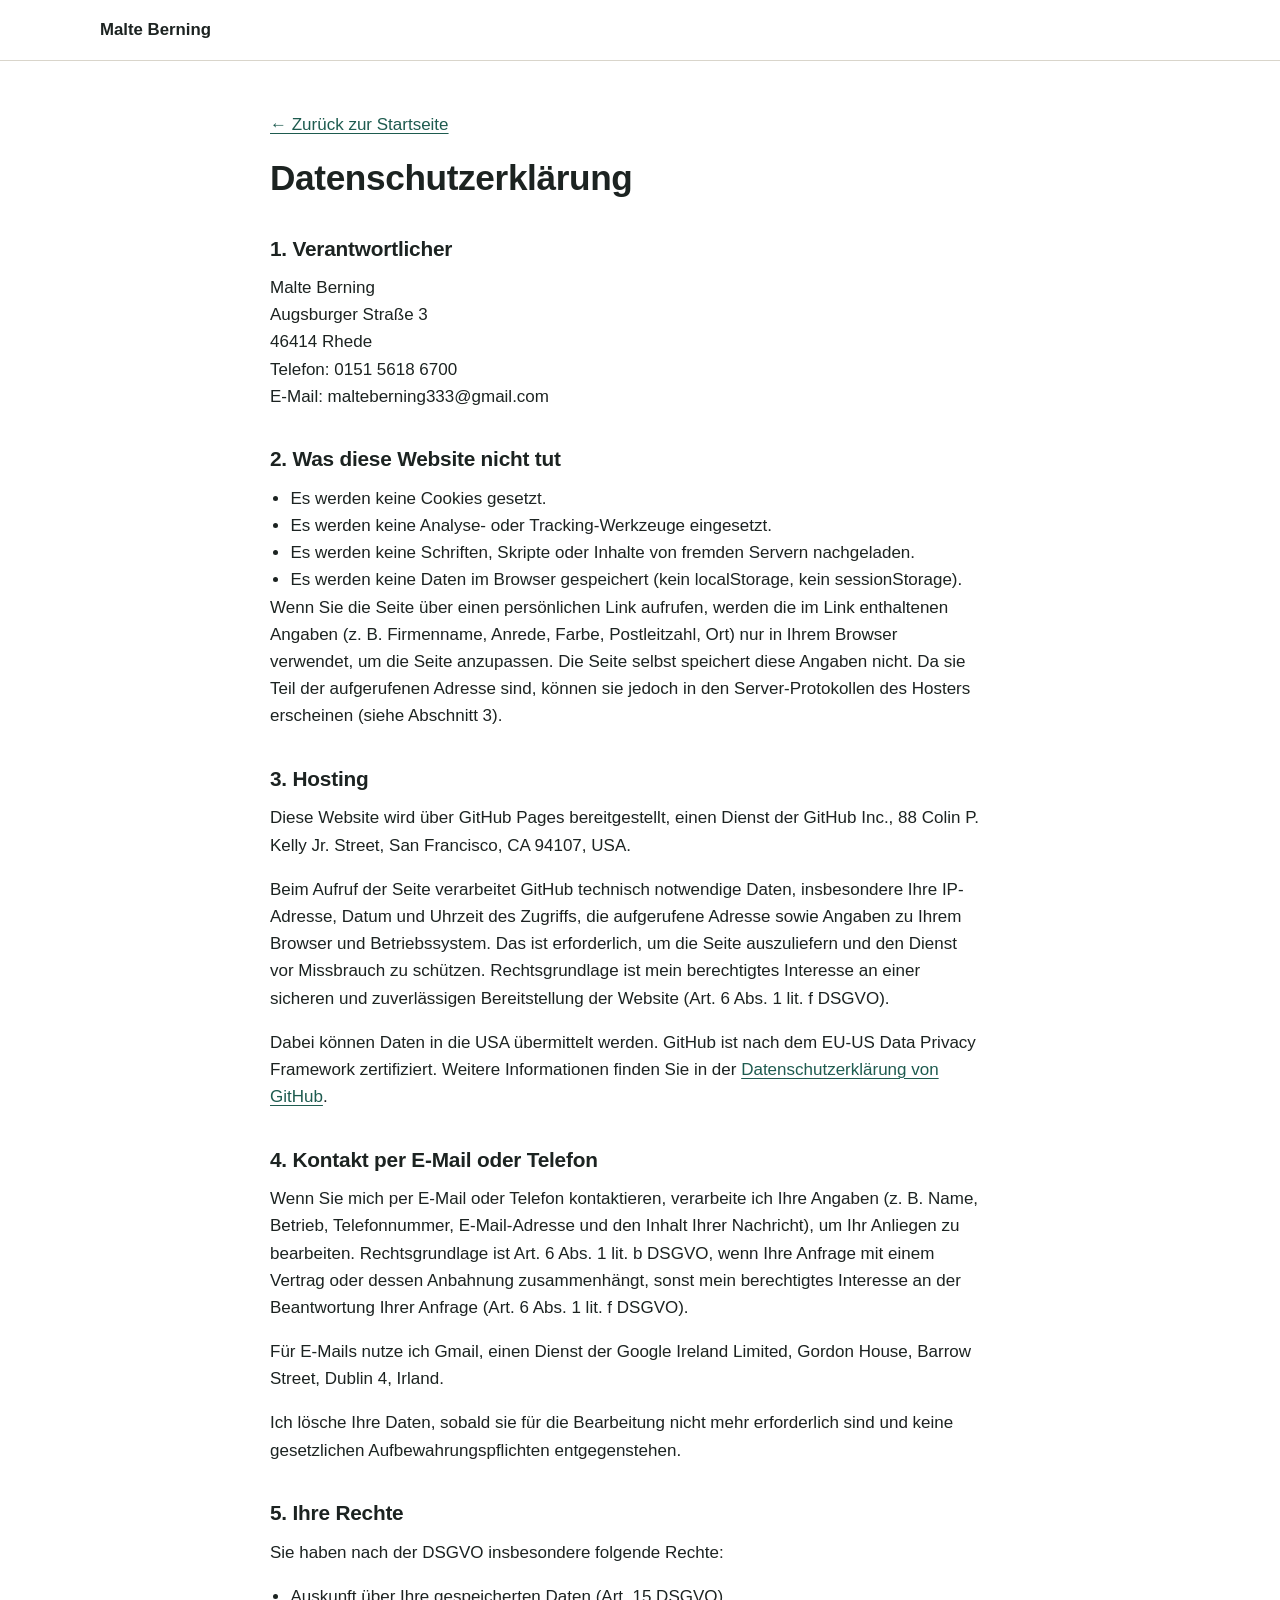
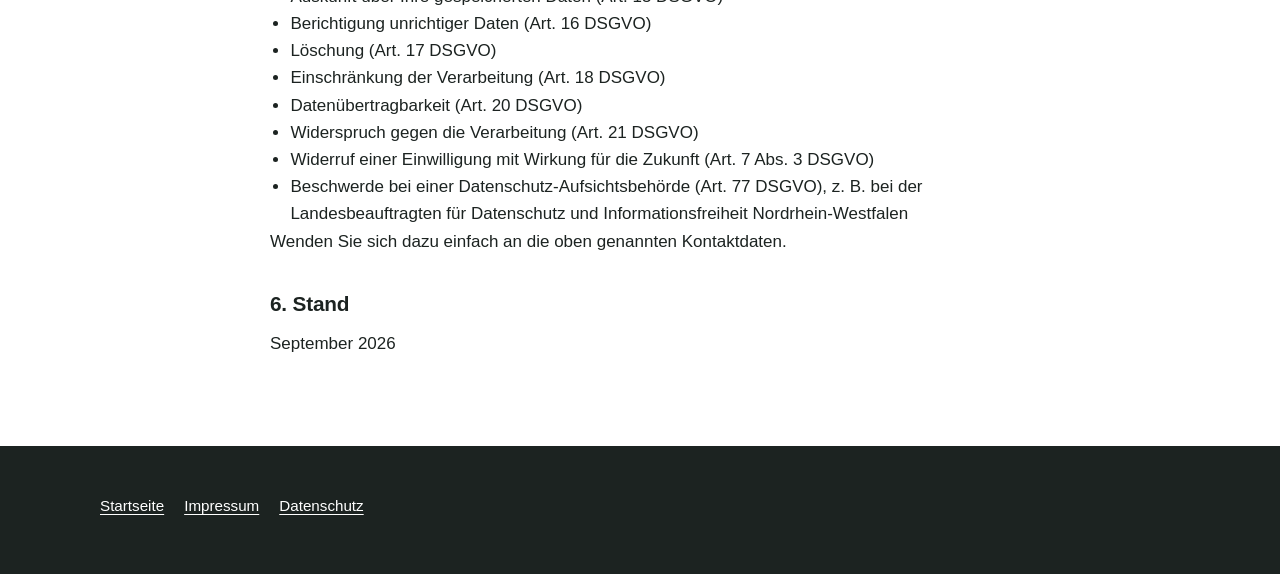
<file: datenschutz.html>
<!doctype html>
<html lang="de">
<head>
  <meta charset="utf-8">
  <meta name="viewport" content="width=device-width, initial-scale=1">
  <meta name="robots" content="noindex, nofollow">
  <title>Datenschutzerklärung</title>
  <meta name="description" content="Datenschutzerklärung: keine Cookies, kein Tracking, keine fremden Server.">
  <link rel="icon" href="data:image/svg+xml,%3Csvg xmlns='http://www.w3.org/2000/svg' viewBox='0 0 32 32'%3E%3Crect width='32' height='32' rx='7' fill='%231E5B4F'/%3E%3Cpath d='M9 17l4.5 4.5L23 11' fill='none' stroke='%23E3A33B' stroke-width='3.5' stroke-linecap='round' stroke-linejoin='round'/%3E%3C/svg%3E">
  <link rel="stylesheet" href="style.css?v=10">
</head>
<body>
<header class="site-header">
  <div class="wrap header-inner">
    <a class="logo" href="index.html">Malte Berning</a>
  </div>
</header>

<main class="page">
  <div class="wrap narrow">
    <a class="back-link" href="index.html">← Zurück zur Startseite</a>
    <h1>Datenschutzerklärung</h1>

    <h2>1. Verantwortlicher</h2>
    <p>
      Malte Berning<br>
      Augsburger Straße 3<br>
      46414 Rhede<br>
      Telefon: 0151 5618 6700<br>
      E-Mail: malteberning333@gmail.com
    </p>

    <h2>2. Was diese Website nicht tut</h2>
    <ul>
      <li>Es werden keine Cookies gesetzt.</li>
      <li>Es werden keine Analyse- oder Tracking-Werkzeuge eingesetzt.</li>
      <li>Es werden keine Schriften, Skripte oder Inhalte von fremden Servern nachgeladen.</li>
      <li>Es werden keine Daten im Browser gespeichert (kein localStorage, kein sessionStorage).</li>
    </ul>
    <p>Wenn Sie die Seite über einen persönlichen Link aufrufen, werden die im Link enthaltenen Angaben (z. B. Firmenname, Anrede, Farbe, Postleitzahl, Ort) nur in Ihrem Browser verwendet, um die Seite anzupassen. Die Seite selbst speichert diese Angaben nicht. Da sie Teil der aufgerufenen Adresse sind, können sie jedoch in den Server-Protokollen des Hosters erscheinen (siehe Abschnitt 3).</p>

    <h2>3. Hosting</h2>
    <p>Diese Website wird über GitHub Pages bereitgestellt, einen Dienst der GitHub Inc., 88 Colin P. Kelly Jr. Street, San Francisco, CA 94107, USA.</p>
    <p>Beim Aufruf der Seite verarbeitet GitHub technisch notwendige Daten, insbesondere Ihre IP-Adresse, Datum und Uhrzeit des Zugriffs, die aufgerufene Adresse sowie Angaben zu Ihrem Browser und Betriebssystem. Das ist erforderlich, um die Seite auszuliefern und den Dienst vor Missbrauch zu schützen. Rechtsgrundlage ist mein berechtigtes Interesse an einer sicheren und zuverlässigen Bereitstellung der Website (Art. 6 Abs. 1 lit. f DSGVO).</p>
    <p>Dabei können Daten in die USA übermittelt werden. GitHub ist nach dem EU-US Data Privacy Framework zertifiziert. Weitere Informationen finden Sie in der <a href="https://docs.github.com/de/site-policy/privacy-policies/github-general-privacy-statement" rel="noopener">Datenschutzerklärung von GitHub</a>.</p>

    <h2>4. Kontakt per E-Mail oder Telefon</h2>
    <p>Wenn Sie mich per E-Mail oder Telefon kontaktieren, verarbeite ich Ihre Angaben (z. B. Name, Betrieb, Telefonnummer, E-Mail-Adresse und den Inhalt Ihrer Nachricht), um Ihr Anliegen zu bearbeiten. Rechtsgrundlage ist Art. 6 Abs. 1 lit. b DSGVO, wenn Ihre Anfrage mit einem Vertrag oder dessen Anbahnung zusammenhängt, sonst mein berechtigtes Interesse an der Beantwortung Ihrer Anfrage (Art. 6 Abs. 1 lit. f DSGVO).</p>
    <p>Für E-Mails nutze ich Gmail, einen Dienst der Google Ireland Limited, Gordon House, Barrow Street, Dublin 4, Irland.</p>
    <p>Ich lösche Ihre Daten, sobald sie für die Bearbeitung nicht mehr erforderlich sind und keine gesetzlichen Aufbewahrungspflichten entgegenstehen.</p>

    <h2>5. Ihre Rechte</h2>
    <p>Sie haben nach der DSGVO insbesondere folgende Rechte:</p>
    <ul>
      <li>Auskunft über Ihre gespeicherten Daten (Art. 15 DSGVO)</li>
      <li>Berichtigung unrichtiger Daten (Art. 16 DSGVO)</li>
      <li>Löschung (Art. 17 DSGVO)</li>
      <li>Einschränkung der Verarbeitung (Art. 18 DSGVO)</li>
      <li>Datenübertragbarkeit (Art. 20 DSGVO)</li>
      <li>Widerspruch gegen die Verarbeitung (Art. 21 DSGVO)</li>
      <li>Widerruf einer Einwilligung mit Wirkung für die Zukunft (Art. 7 Abs. 3 DSGVO)</li>
      <li>Beschwerde bei einer Datenschutz-Aufsichtsbehörde (Art. 77 DSGVO), z. B. bei der Landesbeauftragten für Datenschutz und Informationsfreiheit Nordrhein-Westfalen</li>
    </ul>
    <p>Wenden Sie sich dazu einfach an die oben genannten Kontaktdaten.</p>

    <h2>6. Stand</h2>
    <p>September 2026</p>
  </div>
</main>

<footer class="site-footer">
  <div class="wrap footer-inner">
    <nav aria-label="Rechtliches">
      <ul>
        <li><a href="index.html">Startseite</a></li>
        <li><a href="impressum.html">Impressum</a></li>
        <li><a href="datenschutz.html" aria-current="page">Datenschutz</a></li>
      </ul>
    </nav>
  </div>
</footer>
</body>
</html>
</file>
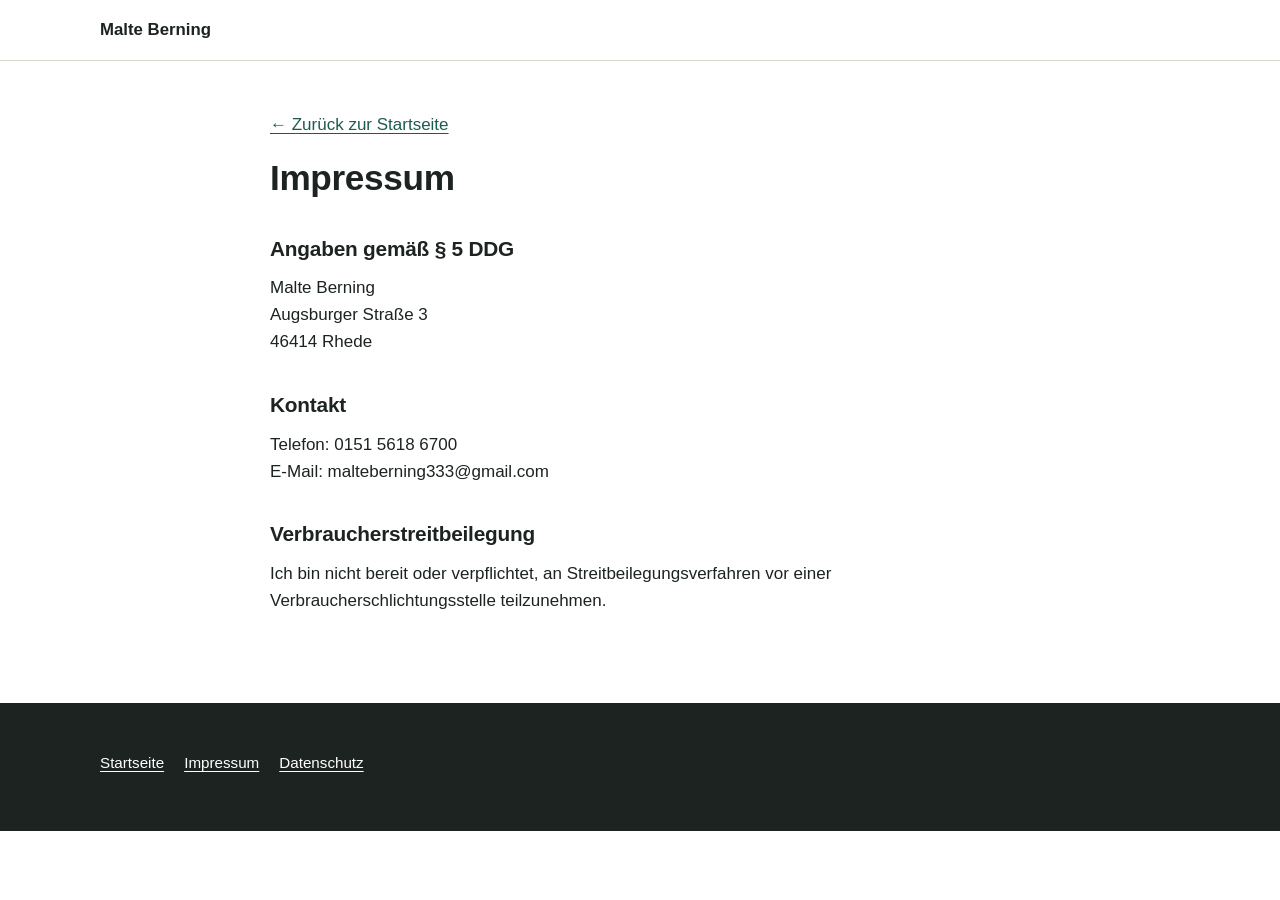
<file: impressum.html>
<!doctype html>
<html lang="de">
<head>
  <meta charset="utf-8">
  <meta name="viewport" content="width=device-width, initial-scale=1">
  <meta name="robots" content="noindex, nofollow">
  <title>Impressum</title>
  <meta name="description" content="Impressum – Anbieterkennzeichnung nach § 5 DDG.">
  <link rel="icon" href="data:image/svg+xml,%3Csvg xmlns='http://www.w3.org/2000/svg' viewBox='0 0 32 32'%3E%3Crect width='32' height='32' rx='7' fill='%231E5B4F'/%3E%3Cpath d='M9 17l4.5 4.5L23 11' fill='none' stroke='%23E3A33B' stroke-width='3.5' stroke-linecap='round' stroke-linejoin='round'/%3E%3C/svg%3E">
  <link rel="stylesheet" href="style.css?v=10">
</head>
<body>
<header class="site-header">
  <div class="wrap header-inner">
    <a class="logo" href="index.html">Malte Berning</a>
  </div>
</header>

<main class="page">
  <div class="wrap narrow">
    <a class="back-link" href="index.html">← Zurück zur Startseite</a>
    <h1>Impressum</h1>

    <h2>Angaben gemäß § 5 DDG</h2>
    <p>
      Malte Berning<br>
      Augsburger Straße 3<br>
      46414 Rhede
    </p>

    <h2>Kontakt</h2>
    <p>
      Telefon: 0151 5618 6700<br>
      E-Mail: malteberning333@gmail.com
    </p>

    <h2>Verbraucherstreitbeilegung</h2>
    <p>Ich bin nicht bereit oder verpflichtet, an Streitbeilegungsverfahren vor einer Verbraucherschlichtungsstelle teilzunehmen.</p>
  </div>
</main>

<footer class="site-footer">
  <div class="wrap footer-inner">
    <nav aria-label="Rechtliches">
      <ul>
        <li><a href="index.html">Startseite</a></li>
        <li><a href="impressum.html" aria-current="page">Impressum</a></li>
        <li><a href="datenschutz.html">Datenschutz</a></li>
      </ul>
    </nav>
  </div>
</footer>
</body>
</html>
</file>
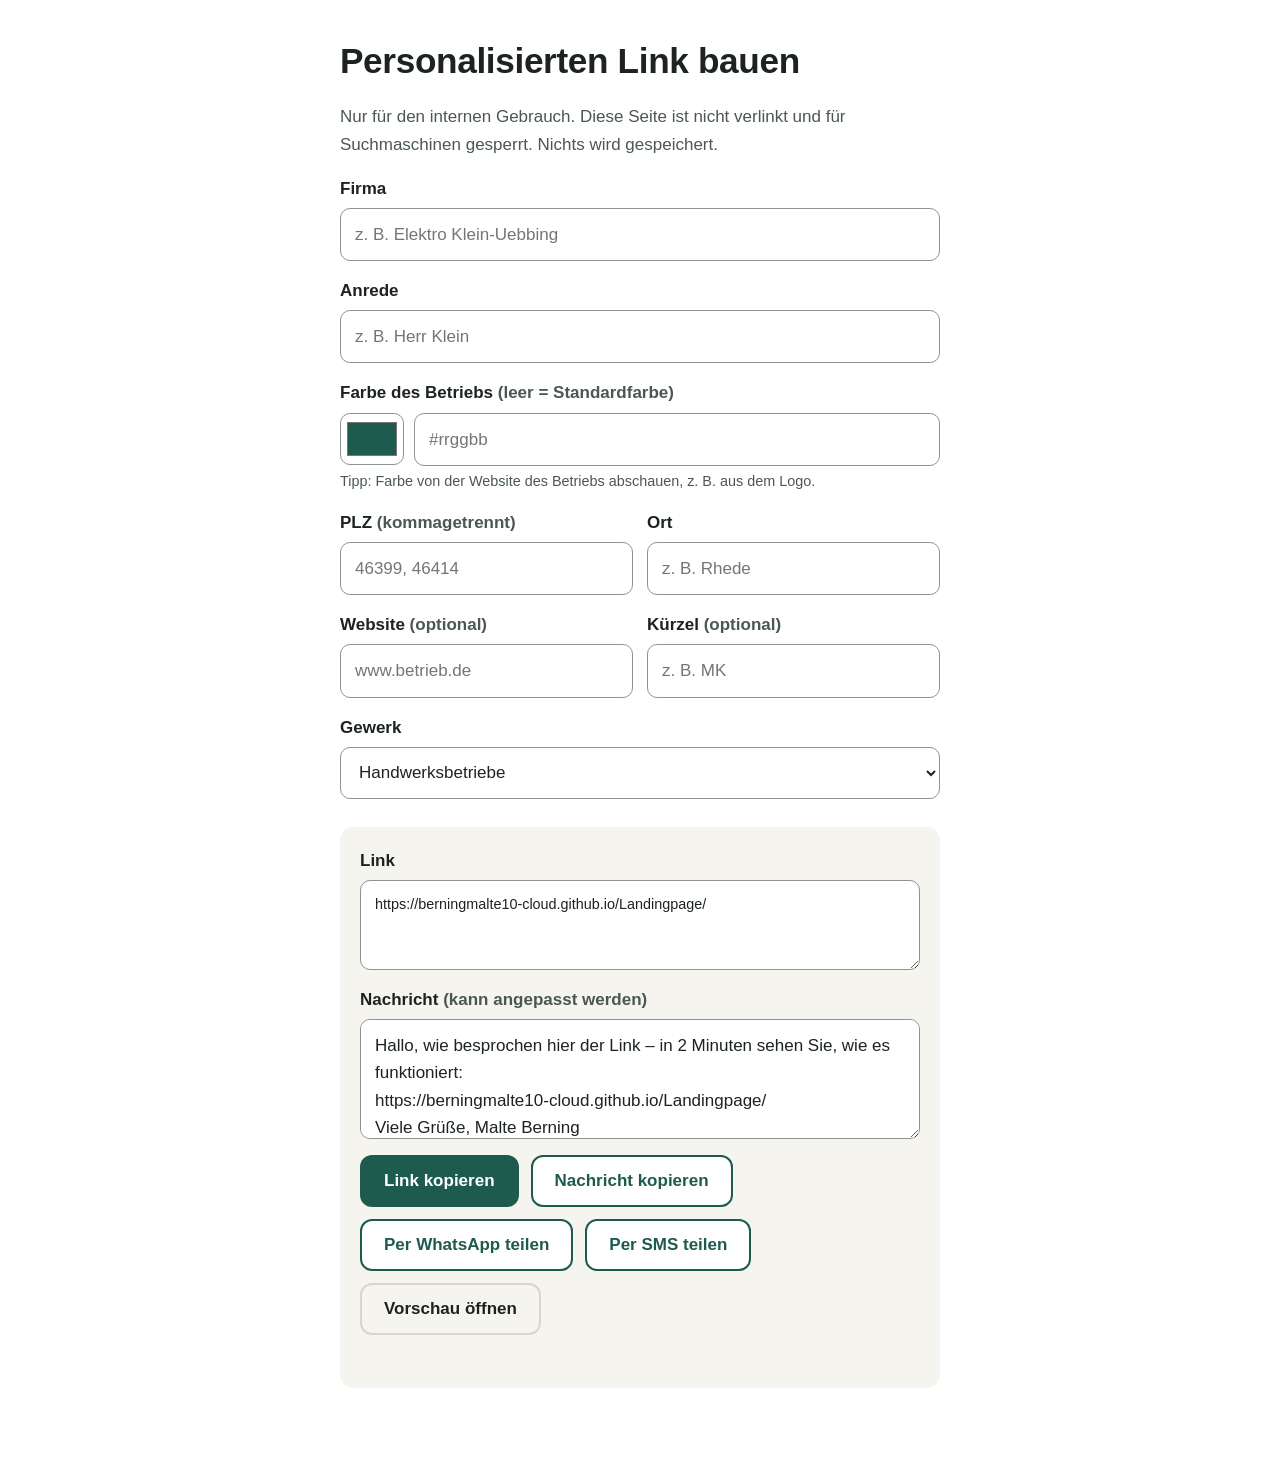
<file: link-bauen.html>
<!doctype html>
<html lang="de">
<head>
  <meta charset="utf-8">
  <meta name="viewport" content="width=device-width, initial-scale=1">
  <meta name="robots" content="noindex, nofollow">
  <meta name="referrer" content="no-referrer">
  <title>Link bauen</title>
  <meta name="description" content="Internes Werkzeug zum Erzeugen personalisierter Links.">
  <link rel="icon" href="data:image/svg+xml,%3Csvg xmlns='http://www.w3.org/2000/svg' viewBox='0 0 32 32'%3E%3Crect width='32' height='32' rx='7' fill='%231E5B4F'/%3E%3Cpath d='M9 17l4.5 4.5L23 11' fill='none' stroke='%23E3A33B' stroke-width='3.5' stroke-linecap='round' stroke-linejoin='round'/%3E%3C/svg%3E">
  <link rel="stylesheet" href="style.css?v=10">
  <style>
    .tool { max-width: 640px; }
    .tool .field input, .tool .field select, .tool textarea {
      display: block; width: 100%; min-height: 52px; padding: 12px 14px;
      font: inherit; color: var(--ink); background: var(--bg);
      border: 1.5px solid var(--line-strong); border-radius: 10px;
    }
    .tool textarea { min-height: 120px; resize: vertical; }
    .tool .hint { margin: 4px 0 0; color: var(--muted); font-size: .9rem; }
    .color-row { display: flex; gap: 10px; align-items: center; }
    .color-row input[type="color"] { width: 64px; min-width: 64px; padding: 4px; height: 52px; cursor: pointer; }
    .out { margin-top: 28px; padding: 20px; border-radius: var(--radius); background: var(--bg-soft); }
    .out textarea#out-link { min-height: 90px; font-size: .9rem; overflow-wrap: anywhere; }
    .two { display: grid; gap: 0 14px; }
    @media (min-width: 520px) { .two { grid-template-columns: 1fr 1fr; } }
  </style>
</head>
<body>
<main class="page">
  <div class="wrap tool">
    <h1>Personalisierten Link bauen</h1>
    <p class="muted">Nur für den internen Gebrauch. Diese Seite ist nicht verlinkt und für Suchmaschinen gesperrt. Nichts wird gespeichert.</p>

    <form id="lb" autocomplete="off" novalidate>
      <div class="field">
        <label for="lb-firma">Firma</label>
        <input id="lb-firma" type="text" maxlength="60" placeholder="z. B. Elektro Klein-Uebbing">
      </div>
      <div class="field">
        <label for="lb-name">Anrede</label>
        <input id="lb-name" type="text" maxlength="40" placeholder="z. B. Herr Klein">
      </div>
      <div class="field">
        <label for="lb-farbe">Farbe des Betriebs <span class="muted">(leer = Standardfarbe)</span></label>
        <div class="color-row">
          <input id="lb-picker" type="color" value="#1e5b4f" aria-label="Farbe auswählen">
          <input id="lb-farbe" type="text" maxlength="7" placeholder="#rrggbb" inputmode="text" aria-describedby="lb-farbe-hint">
        </div>
        <p class="hint" id="lb-farbe-hint">Tipp: Farbe von der Website des Betriebs abschauen, z. B. aus dem Logo.</p>
      </div>
      <div class="two">
        <div class="field">
          <label for="lb-plz">PLZ <span class="muted">(kommagetrennt)</span></label>
          <input id="lb-plz" type="text" inputmode="numeric" maxlength="400" placeholder="46399, 46414">
        </div>
        <div class="field">
          <label for="lb-ort">Ort</label>
          <input id="lb-ort" type="text" maxlength="50" placeholder="z. B. Rhede">
        </div>
      </div>
      <div class="two">
        <div class="field">
          <label for="lb-web">Website <span class="muted">(optional)</span></label>
          <input id="lb-web" type="text" maxlength="100" placeholder="www.betrieb.de">
        </div>
        <div class="field">
          <label for="lb-kuerzel">Kürzel <span class="muted">(optional)</span></label>
          <input id="lb-kuerzel" type="text" maxlength="6" placeholder="z. B. MK">
        </div>
      </div>
      <div class="field">
        <label for="lb-gewerk">Gewerk</label>
        <select id="lb-gewerk"></select>
      </div>
    </form>

    <section class="out" aria-labelledby="out-title">
      <h2 id="out-title" class="visually-hidden">Ergebnis</h2>
      <div class="field">
        <label for="out-link">Link</label>
        <textarea id="out-link" readonly></textarea>
      </div>
      <div class="field">
        <label for="out-msg">Nachricht <span class="muted">(kann angepasst werden)</span></label>
        <textarea id="out-msg"></textarea>
      </div>
      <div class="btn-row">
        <button type="button" class="btn btn-primary" id="btn-copy">Link kopieren</button>
        <button type="button" class="btn btn-secondary" id="btn-copy-msg">Nachricht kopieren</button>
        <a class="btn btn-secondary" id="btn-wa" href="#" target="_blank" rel="noopener noreferrer">Per WhatsApp teilen</a>
        <a class="btn btn-secondary" id="btn-sms" href="#">Per SMS teilen</a>
        <a class="btn btn-ghost" id="btn-open" href="#" target="_blank" rel="noopener">Vorschau öffnen</a>
      </div>
      <p class="copy-status" id="lb-status" role="status"></p>
    </section>
  </div>
</main>

<script src="config.js?v=10"></script>
<script>
(function () {
  "use strict";
  var C = window.LANDING_CONFIG || {};
  function $(id) { return document.getElementById(id); }

  // Basisadresse der Landingpage
  var base = (C.siteUrl && /^https?:\/\//.test(C.siteUrl)) ? C.siteUrl : new URL("./", window.location.href).href;
  var ownerName = (C.owner && C.owner.name) || "";

  var sel = $("lb-gewerk");
  var gewerke = C.gewerke || {};
  var def = (C.audience && C.audience.defaultGewerk) || "handwerk";
  Object.keys(gewerke).forEach(function (k) {
    var o = document.createElement("option");
    o.value = k;
    o.textContent = gewerke[k].label || k;
    if (k === def) o.selected = true;
    sel.appendChild(o);
  });

  var msgTouched = false;

  function val(id) { return $(id).value.replace(/\s+/g, " ").trim(); }

  function build() {
    var farbe = val("lb-farbe");
    if (/^[0-9a-fA-F]{6}$/.test(farbe)) farbe = "#" + farbe;
    var farbeOk = /^#[0-9a-fA-F]{6}$/.test(farbe);
    $("lb-farbe").setAttribute("aria-invalid", farbe && !farbeOk ? "true" : "false");

    var plz = val("lb-plz").split(/[,;\s]+/).filter(function (x) { return /^\d{2,5}$/.test(x); }).join(",");
    var params = [
      ["firma", val("lb-firma")],
      ["name", val("lb-name")],
      ["farbe", farbeOk ? farbe.toLowerCase() : ""],
      ["plz", plz],
      ["ort", val("lb-ort")],
      ["web", val("lb-web").toLowerCase()],
      ["kuerzel", val("lb-kuerzel").toUpperCase()],
      ["gewerk", sel.value !== def ? sel.value : ""]
    ].filter(function (p) { return p[1]; })
     .map(function (p) { return p[0] + "=" + encodeURIComponent(p[1]).replace(/%2C/g, ","); });

    var link = base + (params.length ? (base.indexOf("?") === -1 ? "?" : "&") + params.join("&") : "");
    $("out-link").value = link;
    $("btn-open").href = link;

    if (!msgTouched) {
      var anrede = val("lb-name");
      $("out-msg").value = "Hallo" + (anrede ? " " + anrede : "") +
        ", wie besprochen hier der Link – in 2 Minuten sehen Sie, wie es funktioniert:\n" + link +
        "\nViele Grüße, " + ownerName;
    }
    updateShare();
  }

  function updateShare() {
    var msg = $("out-msg").value;
    $("btn-wa").href = "https://wa.me/?text=" + encodeURIComponent(msg);
    $("btn-sms").href = "sms:?&body=" + encodeURIComponent(msg);
  }

  function copy(text, label) {
    var done = function (ok) {
      $("lb-status").textContent = ok ? label + " kopiert." : "Kopieren hat nicht geklappt – bitte von Hand markieren.";
    };
    if (navigator.clipboard && window.isSecureContext) {
      navigator.clipboard.writeText(text).then(function () { done(true); }, function () { done(fallback(text)); });
    } else {
      done(fallback(text));
    }
  }
  function fallback(text) {
    var ta = document.createElement("textarea");
    ta.value = text; ta.style.position = "fixed"; ta.style.opacity = "0";
    document.body.appendChild(ta); ta.select();
    var ok = false;
    try { ok = document.execCommand("copy"); } catch (e) {}
    document.body.removeChild(ta);
    return ok;
  }

  $("lb").addEventListener("input", function (e) {
    if (e.target.id === "lb-picker") $("lb-farbe").value = e.target.value;
    if (e.target.id === "lb-farbe" && /^#[0-9a-fA-F]{6}$/.test(e.target.value)) $("lb-picker").value = e.target.value.toLowerCase();
    build();
  });
  $("lb").addEventListener("change", build);
  $("out-msg").addEventListener("input", function () { msgTouched = true; updateShare(); });
  $("btn-copy").addEventListener("click", function () { copy($("out-link").value, "Link"); });
  $("btn-copy-msg").addEventListener("click", function () { copy($("out-msg").value, "Nachricht"); });

  build();
})();
</script>
</body>
</html>
</file>
<file: style.css>
/* ==========================================================
   Landingpage Anfrage-Assistent – Gestaltung
   Farben werden aus config.js überschrieben (--primary, --accent).
   ========================================================== */

:root {
  --primary: #1E5B4F;
  --primary-dark: #154238;
  --on-primary: #ffffff;
  --accent: #E3A33B;
  --on-accent: #1c2321;
  --demo-accent: #1E5B4F;
  --on-demo: #ffffff;

  --ink: #1c2321;
  --muted: #4b5753;
  --bg: #ffffff;
  --bg-soft: #f6f4ef;
  --bg-tint: #eaf1ee;
  --line: #d9d5cb;
  --line-strong: #8c948f;
  --danger: #a4231b;
  --danger-bg: #fbeceb;
  --warn-bg: #fdf3e1;
  --focus: #0b57d0;

  --radius: 14px;
  --radius-small: 10px;
  --shadow: 0 1px 2px rgba(28, 35, 33, .06), 0 8px 24px rgba(28, 35, 33, .08);
  --header-h: 60px;
  --font: -apple-system, BlinkMacSystemFont, "Segoe UI", Roboto, "Helvetica Neue", Arial, sans-serif;
  color-scheme: light;
}

*, *::before, *::after { box-sizing: border-box; }

html {
  -webkit-text-size-adjust: 100%;
  text-size-adjust: 100%;
  scroll-behavior: smooth;
  scroll-padding-top: calc(var(--header-h) + 12px);
}

body {
  margin: 0;
  background: var(--bg);
  color: var(--ink);
  font-family: var(--font);
  font-size: 1.0625rem;   /* 17px */
  line-height: 1.6;
  overflow-x: hidden;
}

img, svg { max-width: 100%; }
p { margin: 0 0 1em; }
h1, h2, h3 { line-height: 1.2; margin: 0 0 .6em; color: var(--ink); letter-spacing: -.01em; }
h1 { font-size: clamp(1.75rem, 1.2rem + 3.2vw, 2.9rem); font-weight: 800; }
h2 { font-size: clamp(1.5rem, 1.15rem + 1.8vw, 2.2rem); font-weight: 800; }
h3 { font-size: 1.125rem; font-weight: 700; }
a { color: var(--primary); text-decoration-thickness: 1px; text-underline-offset: 3px; }
a:hover { color: var(--primary-dark); }
strong { font-weight: 700; }
small { font-size: .875em; }
ul, ol { padding: 0; margin: 0; }

:focus-visible { outline: 3px solid var(--focus); outline-offset: 3px; border-radius: 4px; }

.sprite { position: absolute; width: 0; height: 0; overflow: hidden; }
.icon {
  width: 1.25em; height: 1.25em; flex: none;
  fill: none; stroke: currentColor; stroke-width: 1.9;
  stroke-linecap: round; stroke-linejoin: round;
  vertical-align: -.2em;
}

.visually-hidden {
  position: absolute !important; width: 1px; height: 1px; padding: 0; margin: -1px;
  overflow: hidden; clip: rect(0 0 0 0); white-space: nowrap; border: 0;
}
.muted { color: var(--muted); }
[hidden] { display: none !important; }

.skip-link {
  position: absolute; left: 12px; top: -100px; z-index: 100;
  background: var(--ink); color: #fff; padding: 12px 16px; border-radius: 8px;
}
.skip-link:focus { top: 12px; color: #fff; }

.wrap { width: 100%; max-width: 1120px; margin: 0 auto; padding: 0 20px; }
.wrap.narrow { max-width: 780px; }
@media (max-width: 359px) { .wrap { padding: 0 16px; } }

/* ---------- Knöpfe ---------- */
.btn {
  display: inline-flex; align-items: center; justify-content: center; gap: .5em;
  min-height: 52px; padding: 12px 22px;
  border: 2px solid transparent; border-radius: 12px;
  font: inherit; font-weight: 700; font-size: 1.0625rem; line-height: 1.2;
  text-align: center; text-decoration: none; cursor: pointer;
  transition: background-color .15s, border-color .15s, color .15s, transform .15s;
}
.btn:active { transform: translateY(1px); }
.btn-primary { background: var(--primary); color: var(--on-primary); }
.btn-primary:hover { background: var(--primary-dark); color: var(--on-primary); }
.btn-secondary { background: var(--bg); color: var(--primary); border-color: var(--primary); }
.btn-secondary:hover { background: var(--bg-tint); color: var(--primary-dark); }
.btn-accent { background: var(--accent); color: var(--on-accent); }
.btn-accent:hover { background: #d4922a; color: var(--on-accent); }
.btn-ghost { background: transparent; color: var(--ink); border-color: var(--line); }
.btn-ghost:hover { border-color: var(--line-strong); }
.btn-small { min-height: 48px; padding: 8px 16px; font-size: 1rem; border-radius: 10px; }
.btn[disabled] { opacity: .6; cursor: progress; }
.btn-row { display: flex; flex-wrap: wrap; gap: 12px; }
.btn-row-tight { gap: 8px; }

/* ---------- 1. Kopfzeile ---------- */
.site-header {
  position: sticky; top: 0; z-index: 50;
  background: rgba(255, 255, 255, .96);
  border-bottom: 1px solid var(--line);
}
@supports (backdrop-filter: blur(8px)) {
  .site-header { background: rgba(255, 255, 255, .88); backdrop-filter: blur(8px); }
}
.header-inner { display: flex; align-items: center; justify-content: space-between; gap: 12px; min-height: var(--header-h); }
.logo {
  display: inline-flex; align-items: center; gap: 10px; min-height: 48px;
  color: var(--ink); font-weight: 800; font-size: 1.05rem; text-decoration: none;
  overflow: hidden; white-space: nowrap; text-overflow: ellipsis; min-width: 0;
}
.logo-text { display: flex; flex-direction: column; min-width: 0; line-height: 1.15; }
.logo-name { overflow: hidden; text-overflow: ellipsis; white-space: nowrap; }
.logo-tagline { font-size: .75rem; font-weight: 600; color: var(--muted); white-space: normal; line-height: 1.25; }
.logo-mark {
  display: inline-grid; place-items: center; width: 32px; height: 32px; flex: none;
  background: var(--primary); color: var(--accent); border-radius: 8px;
}
.logo-mark .icon { stroke-width: 3; width: 20px; height: 20px; }
.site-header .btn-small { min-height: 44px; padding: 8px 14px; font-size: .95rem; white-space: nowrap; }
@media (max-width: 359px) {
  .site-header .btn-small { padding: 8px 10px; font-size: .875rem; }
  .logo-mark { display: none; }
}

/* ---------- 2. Hero ---------- */
.hero { padding: 28px 0 56px; background: linear-gradient(180deg, var(--bg-tint) 0%, var(--bg) 100%); }
.hero-grid { display: grid; gap: 40px; align-items: center; }
.eyebrow {
  display: inline-block; margin-bottom: .9em; padding: 4px 12px;
  background: var(--bg); border: 1px solid var(--line); border-radius: 999px;
  color: var(--primary-dark); font-weight: 700; font-size: .95rem;
}
.greeting { font-size: 1.0625rem; font-weight: 500; color: var(--ink); margin-bottom: .6em; }
.hero h1 { max-width: 20ch; }
.lead { font-size: 1.125rem; color: var(--ink); max-width: 36em; margin-bottom: 1.4em; }
.trust {
  list-style: none; display: flex; flex-wrap: wrap; gap: 6px 16px;
  margin-top: 22px; color: var(--muted); font-size: .95rem;
}
.trust li { display: inline-flex; align-items: center; gap: 6px; }
.trust li::before {
  content: ""; width: 8px; height: 8px; border-radius: 50%; background: var(--accent); flex: none;
}

.hero-visual { margin: 0; display: grid; justify-items: center; gap: 12px; }
.hero-visual figcaption { color: var(--muted); font-size: .95rem; text-align: center; }

/* Handy-Nachbau */
.phone {
  width: 280px; height: 540px;
  padding: 10px; border-radius: 40px;
  background: #1c2321;
  box-shadow: 0 30px 60px -20px rgba(28, 35, 33, .45), inset 0 0 0 2px #3a4541;
}
.phone-screen {
  height: 100%; border-radius: 31px; overflow: hidden;
  background: #fff; display: flex; flex-direction: column;
  font-size: 13px; line-height: 1.35; color: #1c2321;
}
.ph-status { display: flex; justify-content: space-between; align-items: center; padding: 10px 22px 4px; font-weight: 700; font-size: 12px; }
.ph-dots { width: 54px; height: 10px; border-radius: 5px; background: #1c2321; }
.ph-top { background: var(--demo-accent); color: var(--on-demo); padding: 12px 16px; font-weight: 800; font-size: 15px; overflow: hidden; white-space: nowrap; text-overflow: ellipsis; }
.ph-body { flex: 1; display: flex; flex-direction: column; padding: 14px 14px 16px; }
.ph-progress { display: grid; gap: 6px; font-size: 11.5px; color: #4b5753; margin-bottom: 12px; }
.ph-bar { height: 6px; background: #e7e5df; border-radius: 3px; overflow: hidden; }
.ph-bar span { display: block; width: 16.7%; height: 100%; background: var(--demo-accent); }
.ph-q { font-weight: 800; font-size: 17px; margin: 0 0 12px; }
.ph-tiles { display: grid; grid-template-columns: 1fr 1fr; gap: 8px; }
.ph-tile {
  display: flex; flex-direction: column; align-items: center; justify-content: center; gap: 6px;
  min-height: 84px; padding: 8px 6px; text-align: center;
  border: 1.5px solid #d9d5cb; border-radius: 12px; font-weight: 600; font-size: 12.5px;
  overflow: hidden;
}
.ph-tile .icon { width: 26px; height: 26px; color: var(--demo-accent); }
.ph-tile.is-selected { border-color: var(--demo-accent); box-shadow: inset 0 0 0 1.5px var(--demo-accent); background: color-mix(in srgb, var(--demo-accent) 8%, #fff); }
.ph-next {
  margin-top: auto; display: block; text-align: center; padding: 12px;
  border-radius: 10px; background: var(--demo-accent); color: var(--on-demo); font-weight: 800; font-size: 14px;
}

@media (min-width: 900px) {
  .hero { padding: 56px 0 80px; }
  .hero-grid { grid-template-columns: 1.2fr .8fr; gap: 56px; }
  .lead { font-size: 1.25rem; }
  .phone { width: 300px; height: 580px; }
}

/* ---------- Abschnitte allgemein ---------- */
.section { padding: clamp(56px, 8vw, 100px) 0; }
.section-soft { background: var(--bg-soft); }
.section-lead { font-size: 1.125rem; max-width: 40em; color: var(--ink); margin-bottom: 2em; }
.section-note { max-width: 40em; margin-top: 2em; font-size: 1.0625rem; }

/* ---------- 3. Problem ---------- */
.problems { list-style: none; display: grid; gap: 20px; margin-top: 1.4em; }
.problems li { display: flex; gap: 16px; align-items: flex-start; }
.problems p { margin: 0; max-width: 32em; padding-top: 8px; }
.problem-icon {
  display: grid; place-items: center; width: 48px; height: 48px; flex: none;
  border-radius: 12px; background: var(--bg); border: 1px solid var(--line); color: var(--primary);
}
.problem-icon .icon { width: 26px; height: 26px; }
@media (min-width: 760px) {
  .problems { grid-template-columns: 1fr 1fr; gap: 28px 40px; }
}

/* ---------- 4. Ablauf ---------- */
.steps { list-style: none; display: grid; gap: 0; margin-top: 1.4em; counter-reset: none; }
.steps li { position: relative; padding: 0 0 32px 68px; }
.steps li:last-child { padding-bottom: 0; }
.steps li::before {  /* Verbindungslinie */
  content: ""; position: absolute; left: 23px; top: 48px; bottom: 0; width: 2px;
  background: repeating-linear-gradient(180deg, var(--line-strong) 0 6px, transparent 6px 12px);
}
.steps li:last-child::before { display: none; }
.step-num {
  position: absolute; left: 0; top: 0;
  display: grid; place-items: center; width: 48px; height: 48px; border-radius: 50%;
  background: var(--primary); color: var(--on-primary); font-weight: 800; font-size: 1.25rem;
}
.steps h3 { font-size: 1.1875rem; padding-top: 10px; max-width: 26em; }
.steps p { color: var(--ink); margin: 0; max-width: 32em; }

@media (min-width: 760px) {
  .steps { grid-template-columns: repeat(3, 1fr); gap: 32px; }
  .steps li { padding: 68px 0 0; }
  .steps li::before { left: 60px; right: -24px; top: 23px; bottom: auto; width: auto; height: 2px;
    background: repeating-linear-gradient(90deg, var(--line-strong) 0 6px, transparent 6px 12px); }
  .steps h3 { padding-top: 0; }
}

.flow { margin-top: 44px; padding-top: 28px; border-top: 1px solid var(--line); }
.flow-title { font-weight: 700; margin-bottom: 12px; }
.flow-list { list-style: none; display: flex; flex-wrap: wrap; gap: 8px; counter-reset: flow; }
.flow-list li {
  counter-increment: flow; display: inline-flex; align-items: center; gap: 8px;
  padding: 6px 14px 6px 6px; border-radius: 999px; background: var(--bg-tint); font-weight: 600; font-size: .975rem;
}
.flow-list li::before {
  content: counter(flow); display: grid; place-items: center; width: 28px; height: 28px; border-radius: 50%;
  background: var(--bg); color: var(--primary-dark); font-weight: 800; font-size: .875rem;
}

/* ---------- 5. E-Mail ---------- */
.mail-grid { display: grid; gap: 36px; align-items: start; }
@media (min-width: 900px) { .mail-grid { grid-template-columns: 1.35fr 1fr; gap: 48px; } }

.mail {
  position: relative; background: var(--bg); border: 1px solid var(--line);
  border-radius: var(--radius); box-shadow: var(--shadow); overflow: hidden; font-size: 1rem;
}
.example-badge {
  position: absolute; top: 12px; right: 12px; margin: 0; padding: 3px 10px;
  background: var(--warn-bg); border: 1px solid #e8c98f; color: #6b4a0e; border-radius: 999px;
  font-size: .8125rem; font-weight: 700;
}
.mail-head { padding: 48px 18px 14px; border-bottom: 1px solid var(--line); background: #fbfaf7; }
.mail-head p { margin: 0 0 6px; overflow-wrap: anywhere; }
.mh-label { display: inline-block; min-width: 6.5em; color: var(--muted); font-size: .875rem; }
.mail-subject strong { font-size: 1.0625rem; }
.mail-body { padding: 16px 18px 20px; }
.urgency {
  display: flex; align-items: center; gap: 10px; flex-wrap: wrap;
  margin: 0 0 16px; padding: 12px 14px; border-radius: var(--radius-small);
  background: var(--danger-bg); border-left: 6px solid var(--danger); color: #6e1812; font-weight: 700;
}
.urgency.is-normal { background: var(--bg-tint); border-left-color: var(--primary); color: var(--primary-dark); }
.facts { display: grid; grid-template-columns: 1fr 1fr; gap: 10px; margin: 0 0 18px; }
.facts div { padding: 10px 12px; background: var(--bg-soft); border-radius: var(--radius-small); }
.facts dt { font-size: .8125rem; color: var(--muted); }
.facts dd { margin: 0; font-weight: 700; overflow-wrap: anywhere; }
.mail-h {
  display: flex; align-items: center; gap: 10px;
  font-size: .9375rem; text-transform: uppercase; letter-spacing: .06em; color: var(--primary-dark);
  margin: 18px 0 8px; padding-bottom: 6px; border-bottom: 1px solid var(--line);
}
.rows { display: grid; grid-template-columns: minmax(6.5em, auto) 1fr; gap: 4px 14px; margin: 0 0 8px; }
.rows dt { color: var(--muted); }
.rows dd { margin: 0; overflow-wrap: anywhere; }
.mail-msg { margin: 10px 0 0; padding: 10px 14px; border-left: 3px solid var(--line-strong); color: var(--ink); font-style: italic; }
.mail-msg:empty { display: none; }
.photos { list-style: none; display: grid; grid-template-columns: repeat(4, 1fr); gap: 8px; }
.photos li {
  aspect-ratio: 1; display: flex; flex-direction: column; align-items: center; justify-content: center; gap: 4px;
  border-radius: 8px; color: #33403b; font-size: .75rem; text-align: center; padding: 4px; line-height: 1.2;
}
.photos li .icon { width: 22px; height: 22px; opacity: .75; }
.photos li:nth-child(4n+1) { background: #e3ebe6; }
.photos li:nth-child(4n+2) { background: #efe6d6; }
.photos li:nth-child(4n+3) { background: #e2e6ea; }
.photos li:nth-child(4n+4) { background: #ece3e0; }
.mail-reply {
  display: inline-flex; align-items: center; gap: 8px; margin: 18px 0 0; padding: 8px 16px;
  border: 1.5px solid var(--line-strong); border-radius: 999px; font-weight: 700;
}

.marker {
  display: inline-grid; place-items: center; width: 26px; height: 26px; flex: none;
  border-radius: 50%; background: var(--accent); color: var(--on-accent);
  font-size: .875rem; font-weight: 800; font-style: normal; letter-spacing: 0; text-transform: none; line-height: 1;
  vertical-align: middle;
}
.mail-notes { list-style: none; display: grid; gap: 22px; }
.mail-notes li { display: flex; gap: 14px; }
.mail-notes .marker { width: 34px; height: 34px; font-size: 1rem; }
.mail-notes h3 { margin: 4px 0 .3em; }
.mail-notes p { margin: 0; }

/* ---------- 6. Rechner ---------- */
.calc { display: grid; gap: 28px; align-items: start; }
@media (min-width: 960px) {
  .calc { grid-template-columns: 1.15fr 1fr; gap: 48px; }
  .calc-result { position: sticky; top: calc(var(--header-h) + 20px); }
  .calc-mini { display: none !important; }
}
.calc-inputs { display: grid; gap: 22px; }
.calc-group { border: 0; margin: 0; padding: 0; min-width: 0; }
.calc-group legend { padding: 0; font-weight: 800; font-size: 1.125rem; margin-bottom: 10px; }
.calc-field { padding: 14px 0; border-top: 1px solid var(--line); }
.calc-field:first-of-type { border-top: 0; padding-top: 4px; }
.calc-row { display: flex; align-items: flex-end; justify-content: space-between; gap: 14px; }
.calc-field label { font-weight: 600; flex: 1; line-height: 1.35; }
.num-wrap { display: inline-flex; align-items: center; gap: 6px; flex: none; }
.num-wrap input {
  width: 5.2em; min-height: 48px; padding: 8px 10px; text-align: right;
  font: inherit; font-weight: 700; color: var(--ink);
  border: 1.5px solid var(--line-strong); border-radius: 10px; background: var(--bg);
  -moz-appearance: textfield; appearance: textfield;
}
.num-wrap input::-webkit-outer-spin-button, .num-wrap input::-webkit-inner-spin-button { -webkit-appearance: none; margin: 0; }
.num-wrap .unit { min-width: 2.2em; color: var(--muted); font-weight: 600; }
.calc-field input[type="range"] { width: 100%; margin: 12px 0 0; height: 32px; accent-color: var(--primary); background: transparent; cursor: pointer; }

.calc-mini {
  position: sticky; bottom: 10px; z-index: 5;
  display: flex; justify-content: space-between; align-items: center; gap: 10px;
  padding: 12px 16px; border-radius: 12px; background: var(--primary); color: var(--on-primary);
  font-weight: 700; font-size: .95rem; box-shadow: var(--shadow);
}
.calc-mini:empty { display: none; }

.calc-result {
  background: var(--bg); border: 2px solid var(--primary); border-radius: var(--radius);
  padding: 22px 20px; box-shadow: var(--shadow);
}
.calc-result h3 { font-size: 1.25rem; }
.res-big { font-size: 1.125rem; font-weight: 600; margin: 14px 0 2px; line-height: 1.35; }
.res-num { display: block; font-size: clamp(2rem, 1.6rem + 2vw, 2.6rem); font-weight: 800; color: var(--primary); line-height: 1.1; }
.res-sub { color: var(--muted); margin: 0 0 6px; }
.res-payback {
  margin: 18px 0 0; padding: 12px 14px; border-radius: var(--radius-small);
  background: var(--bg-tint); font-weight: 600;
}
.res-small { font-size: .9375rem; color: var(--muted); }
.res-disclaimer { margin: 10px 0 0; font-weight: 700; font-size: .9375rem; }
.res-details { margin-top: 12px; font-size: .9375rem; }
.res-details summary { cursor: pointer; min-height: 48px; display: flex; align-items: center; color: var(--primary); font-weight: 700; }
.res-details ol { padding-left: 1.3em; display: grid; gap: 6px; }

/* ---------- 7. Leistungen ---------- */
.two-col { display: grid; gap: 40px; align-items: start; }
@media (min-width: 900px) { .two-col { grid-template-columns: 1fr 1fr; gap: 56px; } }
.checklist { list-style: none; display: grid; gap: 14px; margin: 1em 0 1.4em; }
.checklist li { display: flex; gap: 12px; align-items: flex-start; max-width: 34em; }
.checklist .icon { width: 26px; height: 26px; color: var(--primary); stroke-width: 2.6; margin-top: 1px; }
.privacy-box { padding: 24px 22px; border-radius: var(--radius); background: var(--bg); border-left: 6px solid var(--primary); }
.privacy-box h3 { display: flex; gap: 10px; align-items: flex-start; font-size: 1.1875rem; }
.privacy-box h3 .icon { width: 28px; height: 28px; color: var(--primary); }
.privacy-box ul { list-style: none; display: grid; gap: 10px; }
.privacy-box li { max-width: 34em; }

/* ---------- Referenzen ---------- */
.refs { display: grid; gap: 20px; }
@media (min-width: 760px) { .refs { grid-template-columns: repeat(2, 1fr); } }
.ref { margin: 0; padding: 20px; border-left: 4px solid var(--accent); background: var(--bg-soft); border-radius: 0 var(--radius-small) var(--radius-small) 0; }
.ref blockquote { margin: 0 0 10px; font-size: 1.0625rem; }
.ref figcaption { color: var(--muted); font-size: .95rem; }

/* ---------- 8. Preise ---------- */
.pilot {
  display: flex; gap: 14px; align-items: flex-start; margin-bottom: 26px; padding: 16px 18px;
  background: var(--warn-bg); border: 2px solid var(--accent); border-radius: var(--radius);
  font-weight: 600; max-width: 46em;
}
.pilot .icon { width: 28px; height: 28px; color: #7a5410; margin-top: 1px; }
.pilot p { margin: 0; }
.prices { display: grid; gap: 20px; }
@media (min-width: 760px) { .prices { grid-template-columns: 1fr 1fr; max-width: 900px; } }
.price {
  display: flex; flex-direction: column; padding: 24px 22px; border-radius: var(--radius);
  background: var(--bg); border: 1.5px solid var(--line); box-shadow: var(--shadow);
}
.price.is-featured { border: 2px solid var(--primary); }
.price h3 { font-size: 1.375rem; margin-bottom: .4em; display: flex; justify-content: space-between; align-items: center; gap: 10px; flex-wrap: wrap; }
.price-tag { font-size: .8125rem; font-weight: 700; padding: 3px 10px; border-radius: 999px; background: var(--bg-tint); color: var(--primary-dark); }
.price-once { margin: 0; font-size: 2rem; font-weight: 800; line-height: 1.15; }
.price-once small { display: block; font-size: 1rem; font-weight: 600; color: var(--muted); }
.price-old { display: block; color: #b3261e; font-size: 1.375rem; font-weight: 700; text-decoration-thickness: 2px; }
.price-sale { display: block; color: #1a7f37; }
.price-monthly { margin: 12px 0 16px; font-size: 1.125rem; font-weight: 700; color: var(--primary-dark); }
.price .checklist { margin: 0 0 20px; gap: 10px; }
.price .btn { margin-top: auto; }
.price-notes { margin-top: 20px; color: var(--muted); font-size: .9375rem; max-width: 46em; }

/* ---------- 9. Kontakt ---------- */
.direct-phone { display: flex; align-items: center; gap: 10px; font-size: 1.5rem; font-weight: 800; margin-bottom: 14px; }
.direct-phone .icon { color: var(--primary); }
.phone-number { user-select: all; -webkit-user-select: all; }
.copy-status { min-height: 1.6em; margin: 8px 0 0; color: var(--primary-dark); font-weight: 600; font-size: .95rem; }

/* Formularfelder (genutzt von link-bauen.html) */
.field { margin-bottom: 16px; }
.field > label { display: block; font-weight: 700; margin-bottom: 6px; }

/* ---------- 10. FAQ ---------- */
.faq { display: grid; gap: 0; border-top: 1px solid var(--line); }
.faq details { border-bottom: 1px solid var(--line); }
.faq summary {
  display: flex; justify-content: space-between; align-items: center; gap: 16px;
  min-height: 60px; padding: 14px 0; cursor: pointer; list-style: none;
  font-weight: 700; font-size: 1.0625rem;
}
.faq summary::-webkit-details-marker { display: none; }
.faq summary::after {
  content: ""; width: 12px; height: 12px; flex: none; margin-right: 6px;
  border-right: 2.5px solid var(--primary); border-bottom: 2.5px solid var(--primary);
  transform: rotate(45deg) translateY(-3px); transition: transform .2s;
}
.faq details[open] summary::after { transform: rotate(-135deg) translateY(-3px); }
.faq details p { margin: 0 0 18px; max-width: 40em; }

/* ---------- 11. Über mich ---------- */
.about { display: grid; gap: 28px; align-items: start; max-width: 860px; }
@media (min-width: 700px) { .about { grid-template-columns: 180px 1fr; } .about.no-photo { grid-template-columns: 1fr; } }
.about-photo { display: block; width: 160px; height: 160px; object-fit: cover; border-radius: 50%; border: 4px solid var(--bg); box-shadow: var(--shadow); }
.about-name { color: var(--muted); }
.about p { max-width: 38em; }

/* ---------- 12. Fußzeile ---------- */
.site-footer { background: var(--ink); color: #e9ecea; padding: 36px 0 44px; font-size: .95rem; }
.site-footer a { color: #fff; }
.site-footer .muted { color: #c2c9c6; }
.site-footer strong { color: #fff; }
.footer-inner { display: grid; gap: 12px; }
.footer-inner p { margin: 0; }
.site-footer ul { list-style: none; display: flex; flex-wrap: wrap; gap: 0 20px; }
.site-footer li a { display: inline-flex; align-items: center; min-height: 48px; }

/* ---------- Unterseiten (Impressum, Datenschutz, Link-Werkzeug) ---------- */
.page { padding: 40px 0 72px; }
.page h1 { font-size: clamp(1.6rem, 1.2rem + 2vw, 2.2rem); }
.page h2 { font-size: 1.3rem; margin-top: 1.8em; }
.page p, .page li { max-width: 42em; }
.page ul { padding-left: 1.2em; }
.placeholder-note { padding: 14px 16px; background: var(--warn-bg); border: 2px solid var(--accent); border-radius: 12px; font-weight: 600; }
.back-link { display: inline-flex; align-items: center; min-height: 48px; margin-bottom: 8px; }

/* ---------- Bewegung ---------- */
@media (prefers-reduced-motion: no-preference) {
  .hero-visual { animation: rise .6s ease-out both; }
}
@keyframes rise { from { opacity: 0; transform: translateY(12px); } to { opacity: 1; transform: none; } }

@media (prefers-reduced-motion: reduce) {
  html { scroll-behavior: auto; }
  *, *::before, *::after { transition: none !important; animation: none !important; }
}

@media print {
  .site-header, .hero-visual, .calc-mini, .skip-link { display: none !important; }
}
</file>
